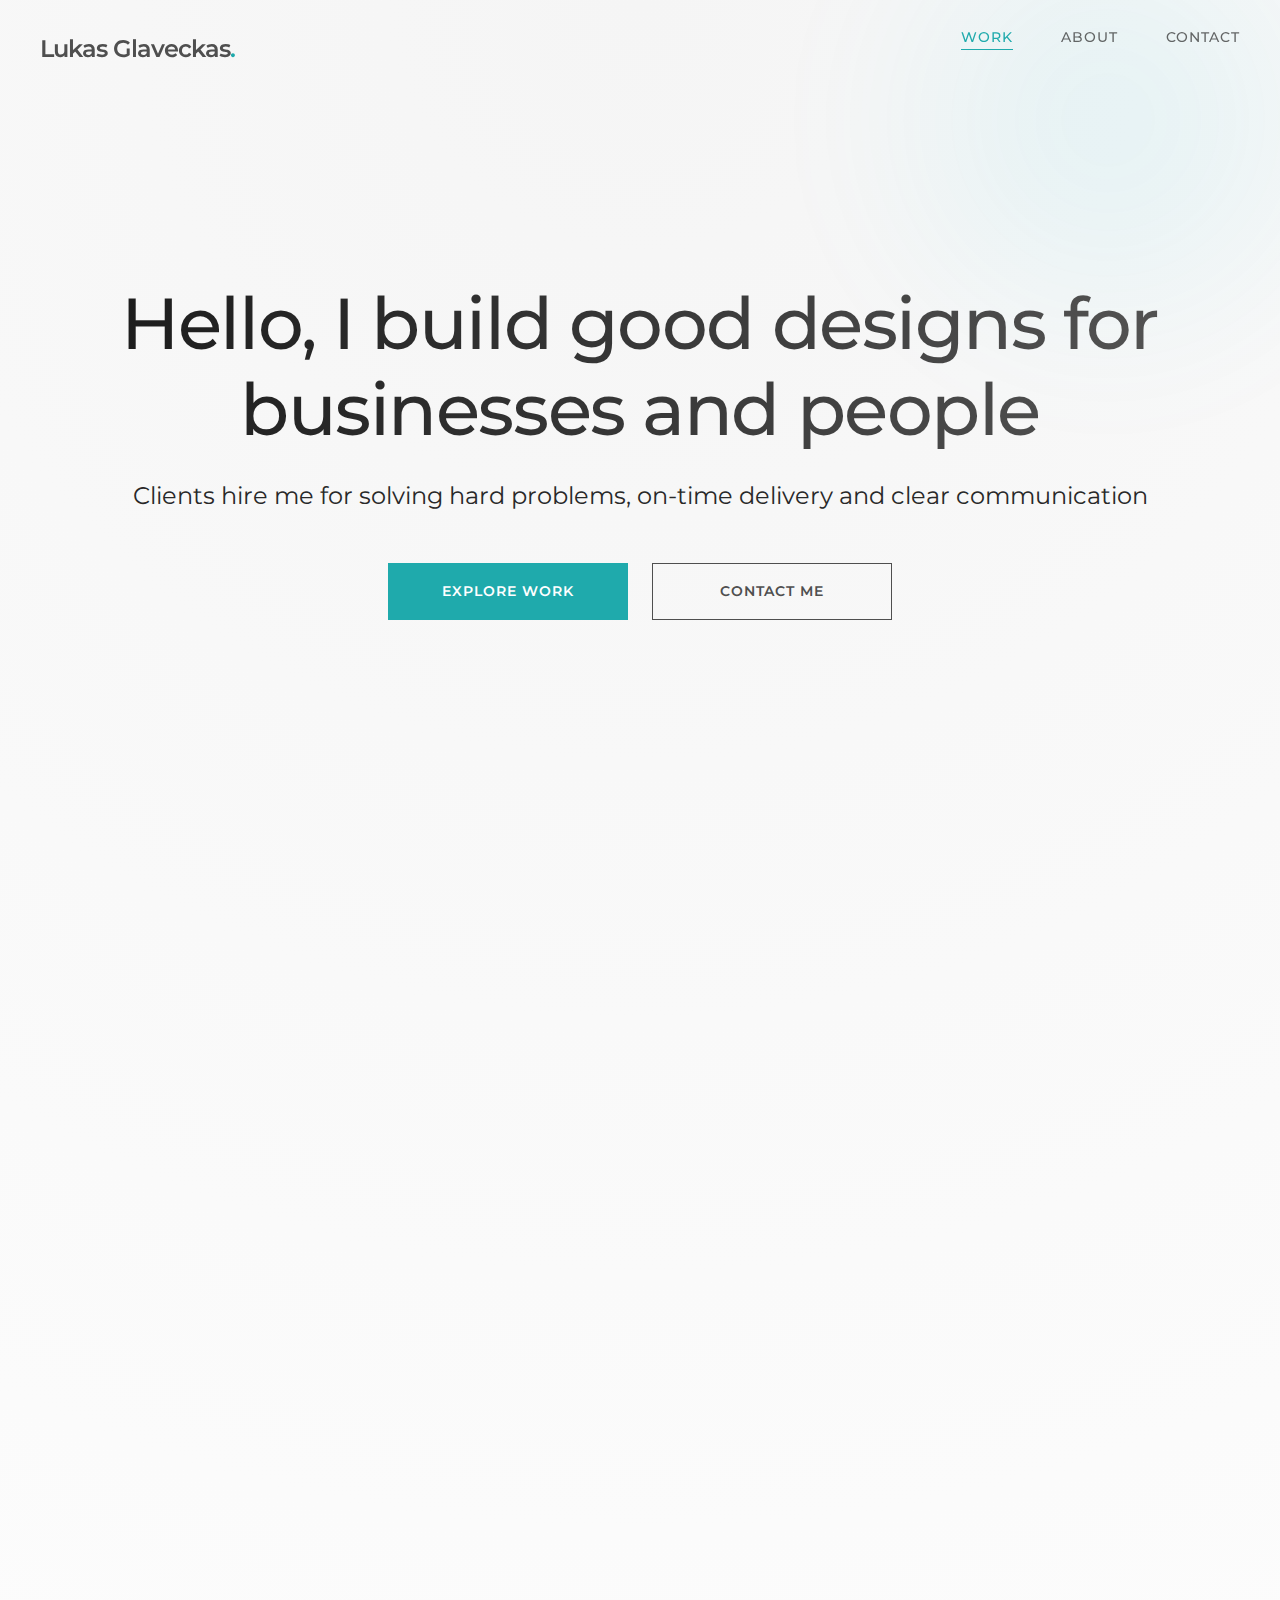
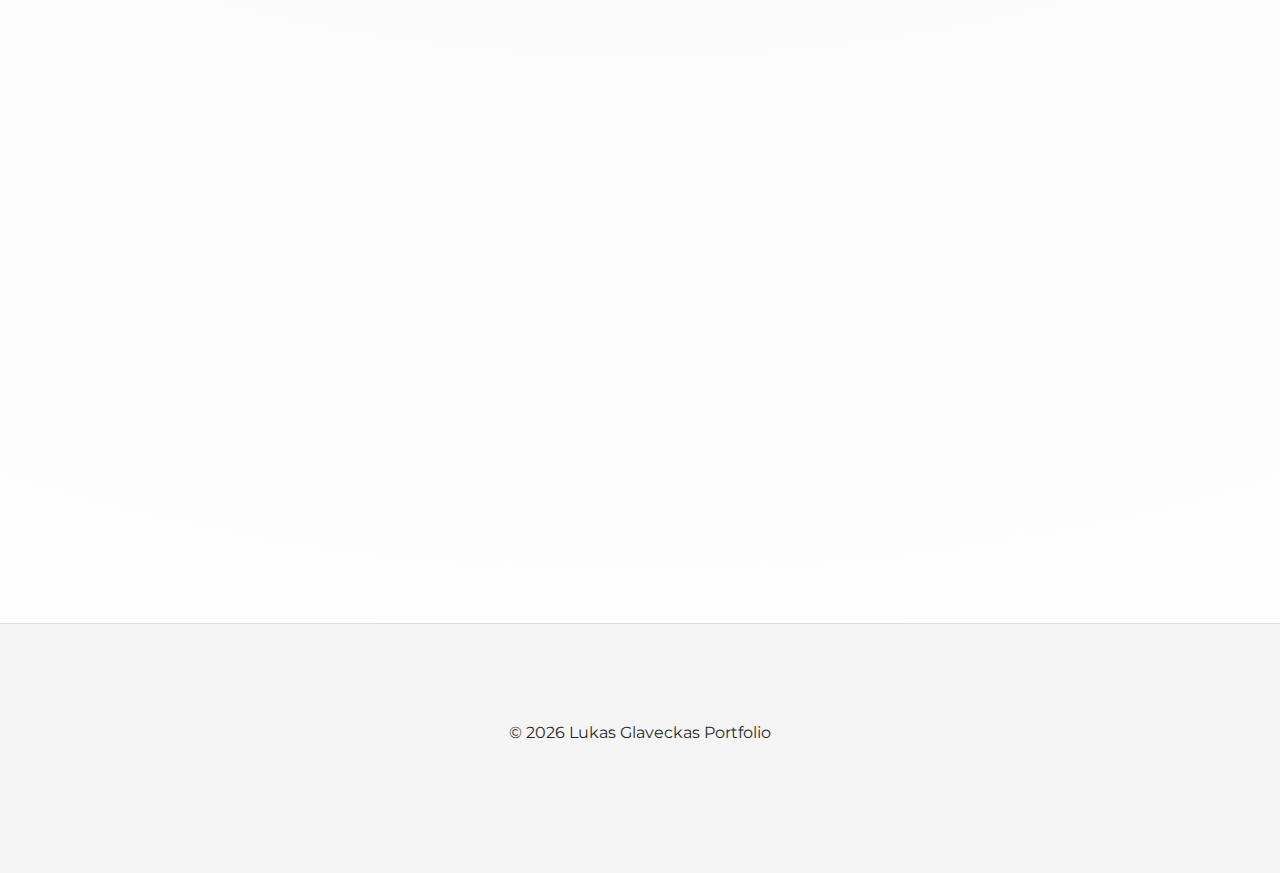
<file: index.html>
<!DOCTYPE html>
<html lang="en">

<head>
    <meta charset="UTF-8">
    <meta name="viewport" content="width=device-width, initial-scale=1.0">
    <meta property="og:title" content="Product Designer Portfolio | Lukas Glaveckas">
    <meta property="og:description"
        content="Portfolio of Lukas Glaveckas - Product Designer focused on solving complex problems with clear communication and on-time delivery.">
    <meta property="og:type" content="website">
    <title>Product Designer Portfolio</title>
    <link rel="preconnect" href="https://fonts.googleapis.com">
    <link rel="preconnect" href="https://fonts.gstatic.com" crossorigin>
    <link href="https://fonts.googleapis.com/css2?family=Montserrat:wght@300;400;500;600;700;800&display=swap"
        rel="stylesheet">
    <link rel="icon" type="image/svg+xml" href="favicon.svg">
    <link rel="stylesheet" href="style.css">
</head>

<body>
    <!-- Navigation -->
    <nav class="navbar">
        <div class="container nav-container">
            <a href="index.html" class="logo">Lukas Glaveckas<span>.</span></a>
            <div class="menu-toggle" id="mobile-menu">
                <span></span>
                <span></span>
                <span></span>
            </div>
            <ul class="nav-links">
                <li><a href="#work" class="active">Work</a></li>
                <li><a href="about.html">About</a></li>
                <li><a href="contact.html">Contact</a></li>
            </ul>
        </div>
    </nav>

    <!-- Hero Section -->
    <section class="hero">
        <div class="container hero-content">
            <h1>Hello, I build good designs for businesses and people</h1>
            <p class="hero-subtitle-text" style="font-size: 1.5rem;">Clients hire me for solving hard problems, on-time
                delivery and clear
                communication</p>
            <div class="hero-buttons">
                <a href="#work" class="btn">Explore Work</a>
                <a href="contact.html" class="btn btn-outline">Contact Me</a>
            </div>
        </div>
    </section>

    <!-- Work Section -->
    <section id="work" class="section">
        <div class="container">
            <h2>Selected case studies</h2>
            <div class="projects-grid">
                <!-- Project 1 -->
                <article class="project-card">
                    <a href="Hypnozio.html">
                        <img src="images/hypnoterapy1.jpg" alt="Hypnozio" class="project-image">
                        <div class="project-info">
                            <h3 class="project-title">Hypnozio</h3>
                            <span class="project-link">View case study →</span>
                        </div>
                    </a>
                </article>

                <!-- Project 2 -->
                <article class="project-card">
                    <a href="Novitrim.html">
                        <img src="images/Novitrim/Novitrim landing 2.jpg" alt="Novitrim" class="project-image">
                        <div class="project-info">
                            <h3 class="project-title">Novitrim</h3>
                            <span class="project-link">View case study →</span>
                        </div>
                    </a>
                </article>

                <!-- Project 3 -->
                <article class="project-card">
                    <a href="Makara.html">
                        <img src="images/Makara/Phone 3.jpg" alt="Data Void SaaS" class="project-image">
                        <div class="project-info">
                            <h3 class="project-title">Makara</h3>
                            <span class="project-link">View case study →</span>
                        </div>
                    </a>
                </article>


                <!-- Project 4 -->
                <article class="project-card">
                    <a href="Happyo.html">
                        <img src="images/Happyo/Phone 14 Pro Max 02.jpg" alt="Data Void SaaS" class="project-image">
                        <div class="project-info">
                            <h3 class="project-title">Happyo</h3>
                            <span class="project-link">View case study →</span>
                        </div>
                    </a>
                </article>


            </div>
        </div>


    </section>

    <footer>
        <div class="container">
            <p>&copy; 2026 Lukas Glaveckas Portfolio</p>
        </div>
    </footer>

    <script src="script.js"></script>
</body>

</html>
</file>
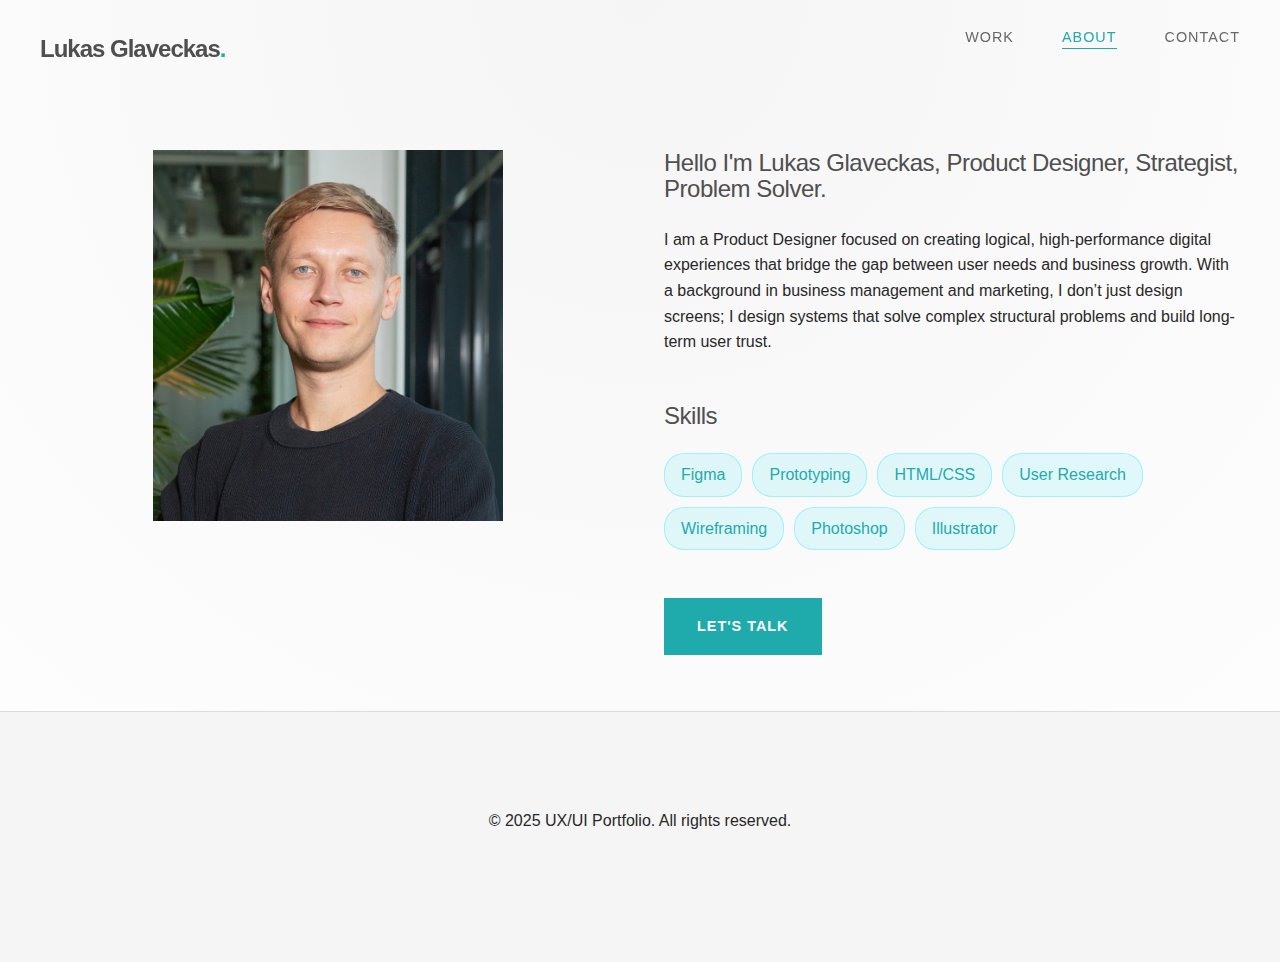
<file: about.html>
<!DOCTYPE html>
<html lang="en">

<head>
    <meta charset="UTF-8">
    <meta name="viewport" content="width=device-width, initial-scale=1.0">
    <title>About Me - Portfolio</title>
    <link rel="preconnect" href="https://fonts.googleapis.com">
    <link rel="preconnect" href="https://fonts.gstatic.com" crossorigin>
    <link href="https://fonts.googleapis.com/css2?family=Inter:wght@300;400;500;600;700;800&display=swap"
        rel="stylesheet">
    <link rel="icon" type="image/svg+xml" href="favicon.svg">
    <link rel="stylesheet" href="style.css">
</head>

<body>
    <nav class="navbar">
        <div class="container nav-container">
            <a href="index.html" class="logo">Lukas Glaveckas<span>.</span></a>
            <div class="menu-toggle" id="mobile-menu">
                <span></span>
                <span></span>
                <span></span>
            </div>
            <ul class="nav-links">
                <li><a href="index.html#work">Work</a></li>
                <li><a href="about.html" class="active">About</a></li>
                <li><a href="contact.html">Contact</a></li>
            </ul>
        </div>
    </nav>

    <section class="section about-hero">
        <div class="container">
            <div class="about-grid">
                <div style="padding: 0;">
                    <img src="images/Lukas Glaveckas-Edit zoom.jpg" alt="Profile Photo" style="border-radius: 0;">
                </div>
                <div>
                    <h3>Hello I'm Lukas Glaveckas, Product Designer, Strategist, Problem Solver.</h3>
                    <p>I am a Product Designer focused on creating logical, high-performance digital experiences that
                        bridge the gap between user needs and business growth. With a background in business management
                        and marketing, I don’t just design screens; I design systems that solve complex structural
                        problems and build long-term user trust.
                    </p>
                    <div style="margin-top: var(--spacing-md);">
                        <h3>Skills</h3>
                        <div style="display: flex; gap: 10px; flex-wrap: wrap;">
                            <span
                                style="padding: 8px 16px; background: rgba(0, 229, 255, 0.1); border: 1px solid rgba(0, 229, 255, 0.3); color: var(--primary-color); border-radius: 20px;">Figma</span>
                            <span
                                style="padding: 8px 16px; background: rgba(0, 229, 255, 0.1); border: 1px solid rgba(0, 229, 255, 0.3); color: var(--primary-color); border-radius: 20px;">Prototyping</span>
                            <span
                                style="padding: 8px 16px; background: rgba(0, 229, 255, 0.1); border: 1px solid rgba(0, 229, 255, 0.3); color: var(--primary-color); border-radius: 20px;">HTML/CSS</span>
                            <span
                                style="padding: 8px 16px; background: rgba(0, 229, 255, 0.1); border: 1px solid rgba(0, 229, 255, 0.3); color: var(--primary-color); border-radius: 20px;">User
                                Research</span>
                            <span
                                style="padding: 8px 16px; background: rgba(0, 229, 255, 0.1); border: 1px solid rgba(0, 229, 255, 0.3); color: var(--primary-color); border-radius: 20px;">Wireframing</span>

                            <span
                                style="padding: 8px 16px; background: rgba(0, 229, 255, 0.1); border: 1px solid rgba(0, 229, 255, 0.3); color: var(--primary-color); border-radius: 20px;">Photoshop</span>

                            <span
                                style="padding: 8px 16px; background: rgba(0, 229, 255, 0.1); border: 1px solid rgba(0, 229, 255, 0.3); color: var(--primary-color); border-radius: 20px;">Illustrator</span>
                        </div>
                    </div>

                    <div style="margin-top: var(--spacing-md);">
                        <a href="contact.html" class="btn">Let's Talk</a>
                    </div>
                </div>
            </div>
        </div>
    </section>

    <footer>
        <div class="container">
            <p>&copy; 2025 UX/UI Portfolio. All rights reserved.</p>
        </div>
    </footer>

    <script src="script.js"></script>
</body>

</html>
</file>
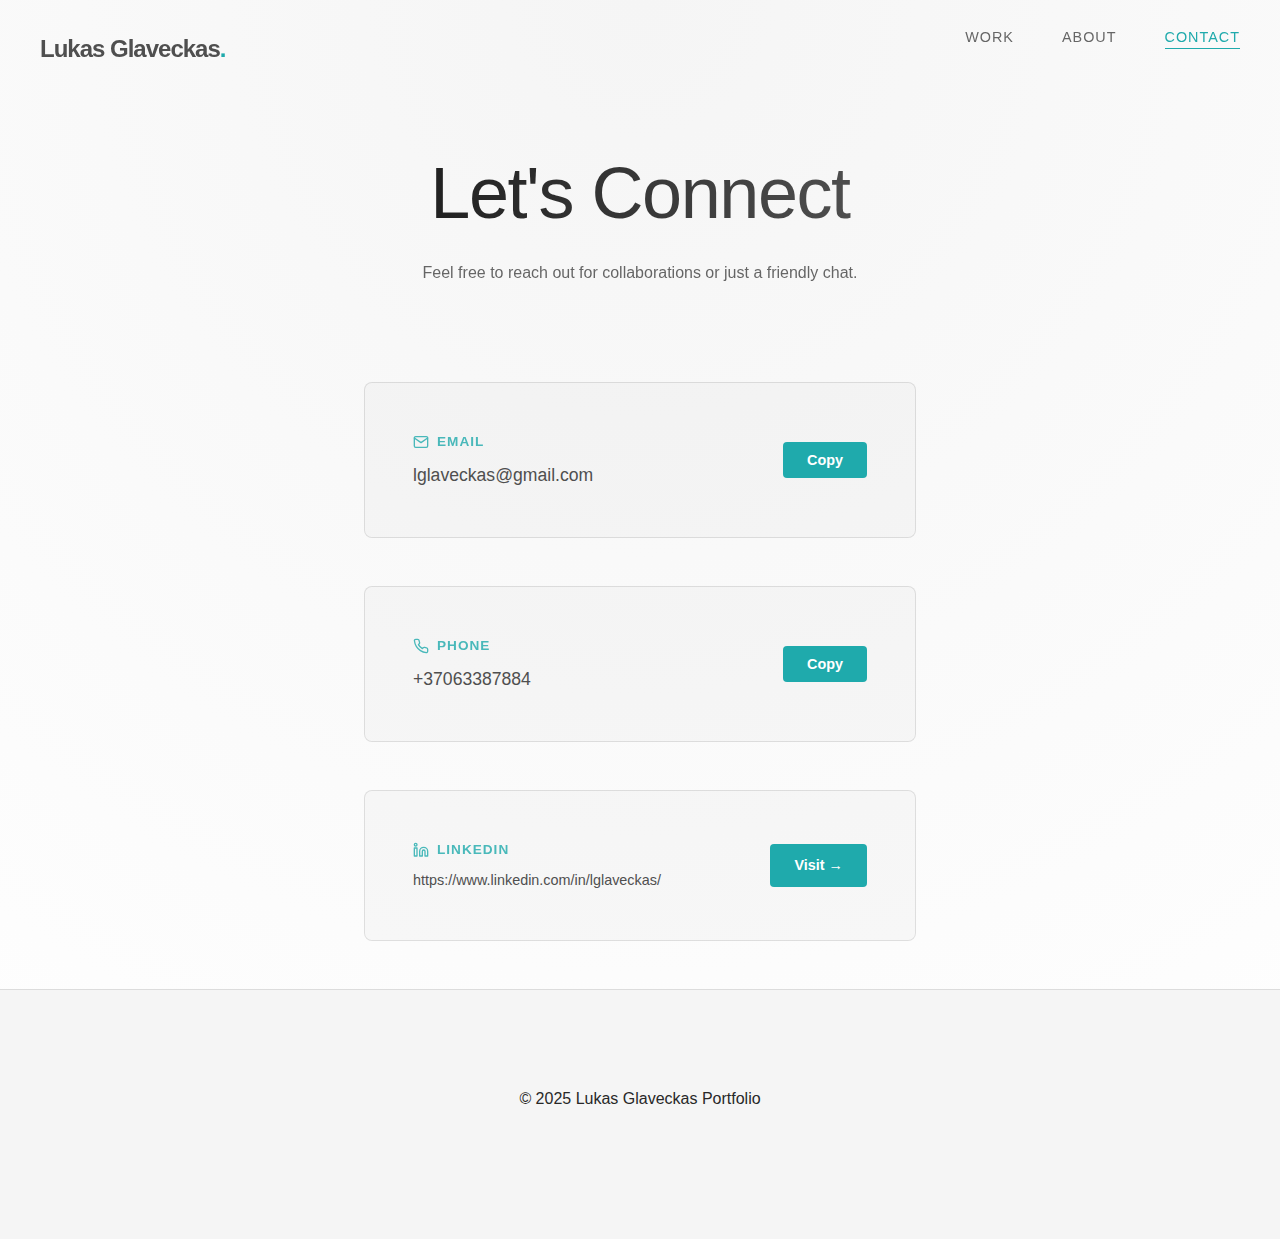
<file: contact.html>
<!DOCTYPE html>
<html lang="en">

<head>
    <meta charset="UTF-8">
    <meta name="viewport" content="width=device-width, initial-scale=1.0">
    <meta property="og:title" content="Contact | Lukas Glaveckas - Product Designer">
    <meta property="og:description"
        content="Reach out for collaborations, product design projects, or just a friendly chat.">
    <meta property="og:type" content="website">
    <title>Contact - Portfolio</title>
    <link rel="preconnect" href="https://fonts.googleapis.com">
    <link rel="preconnect" href="https://fonts.gstatic.com" crossorigin>
    <link href="https://fonts.googleapis.com/css2?family=Inter:wght@300;400;500;600;700;800&display=swap"
        rel="stylesheet">
    <link rel="icon" type="image/svg+xml" href="favicon.svg">
    <link rel="stylesheet" href="style.css">
</head>

<body>
    <nav class="navbar">
        <div class="container nav-container">
            <a href="index.html" class="logo">Lukas Glaveckas<span>.</span></a>
            <div class="menu-toggle" id="mobile-menu">
                <span></span>
                <span></span>
                <span></span>
            </div>
            <ul class="nav-links">
                <li><a href="index.html#work">Work</a></li>
                <li><a href="about.html">About</a></li>
                <li><a href="contact.html" class="active">Contact</a></li>
            </ul>
        </div>
    </nav>

    <section class="section" style="padding-top: 150px; min-height: 70vh;">
        <div class="container" style="max-width: 600px;">
            <h1 style="text-align: center; margin-bottom: var(--spacing-sm);">Let's Connect</h1>
            <p style="text-align: center; margin-bottom: var(--spacing-lg); opacity: 0.7;">Feel free to reach out for
                collaborations or just a friendly chat.</p>

            <!-- Contact Info Cards -->
            <div style="display: flex; flex-direction: column; gap: var(--spacing-md);">

                <!-- Email -->
                <div class="contact-card" onclick="copyToClipboard('lglaveckas@gmail.com', 'email-btn')"
                    style="cursor: pointer;">
                    <div class="contact-info">
                        <span class="contact-label">
                            <svg width="16" height="16" viewBox="0 0 24 24" fill="none" stroke="currentColor"
                                stroke-width="2" stroke-linecap="round" stroke-linejoin="round">
                                <path d="M4 4h16c1.1 0 2 .9 2 2v12c0 1.1-.9 2-2 2H4c-1.1 0-2-.9-2-2V6c0-1.1.9-2 2-2z">
                                </path>
                                <polyline points="22,6 12,13 2,6"></polyline>
                            </svg>
                            Email
                        </span>
                        <span class="contact-value" id="email-value">lglaveckas@gmail.com</span>
                    </div>
                    <button class="copy-btn"
                        onclick="event.stopPropagation(); copyToClipboard('lglaveckas@gmail.com', 'email-btn')">
                        <span id="email-btn">Copy</span>
                    </button>
                </div>

                <!-- Phone -->
                <div class="contact-card" onclick="copyToClipboard('+37063387884', 'phone-btn')"
                    style="cursor: pointer;">
                    <div class="contact-info">
                        <span class="contact-label">
                            <svg width="16" height="16" viewBox="0 0 24 24" fill="none" stroke="currentColor"
                                stroke-width="2" stroke-linecap="round" stroke-linejoin="round">
                                <path
                                    d="M22 16.92v3a2 2 0 0 1-2.18 2 19.79 19.79 0 0 1-8.63-3.07 19.5 19.5 0 0 1-6-6 19.79 19.79 0 0 1-3.07-8.67A2 2 0 0 1 4.11 2h3a2 2 0 0 1 2 1.72 12.84 12.84 0 0 0 .7 2.81 2 2 0 0 1-.45 2.11L8.09 9.91a16 16 0 0 0 6 6l1.27-1.27a2 2 0 0 1 2.11-.45 12.84 12.84 0 0 0 2.81.7A2 2 0 0 1 22 16.92z">
                                </path>
                            </svg>
                            Phone
                        </span>
                        <span class="contact-value" id="phone-value">+37063387884</span>
                    </div>
                    <button class="copy-btn"
                        onclick="event.stopPropagation(); copyToClipboard('+37063387884', 'phone-btn')">
                        <span id="phone-btn">Copy</span>
                    </button>
                </div>

                <!-- LinkedIn -->
                <div class="contact-card">
                    <div class="contact-info">
                        <span class="contact-label">
                            <svg width="16" height="16" viewBox="0 0 24 24" fill="none" stroke="currentColor"
                                stroke-width="2" stroke-linecap="round" stroke-linejoin="round">
                                <path
                                    d="M16 8a6 6 0 0 1 6 6v7h-4v-7a2 2 0 0 0-2-2 2 2 0 0 0-2 2v7h-4v-7a6 6 0 0 1 6-6z">
                                </path>
                                <rect x="2" y="9" width="4" height="12"></rect>
                                <circle cx="4" cy="4" r="2"></circle>
                            </svg>
                            LinkedIn
                        </span>
                        <span class="contact-value"
                            style="font-size: 0.9rem;">https://www.linkedin.com/in/lglaveckas/</span>
                    </div>
                    <a href="https://www.linkedin.com/in/lglaveckas/" target="_blank" class="link-btn">
                        Visit →
                    </a>
                </div>

            </div>
        </div>
    </section>

    <style>
        .contact-card {
            display: flex;
            justify-content: space-between;
            align-items: center;
            padding: var(--spacing-md);
            background: rgba(0, 0, 0, 0.02);
            border: 1px solid var(--border-color);
            border-radius: 8px;
            transition: all var(--transition-fast);
        }

        .contact-card:hover {
            background: rgba(0, 0, 0, 0.03);
            border-color: var(--primary-color);
        }

        .contact-info {
            display: flex;
            flex-direction: column;
            gap: 8px;
        }

        .contact-label {
            font-size: 0.85rem;
            font-weight: 600;
            text-transform: uppercase;
            letter-spacing: 1px;
            color: var(--primary-color);
            opacity: 0.8;
            display: flex;
            align-items: center;
            gap: 8px;
        }

        .contact-label svg {
            flex-shrink: 0;
        }

        .contact-value {
            font-size: 1.1rem;
            font-weight: 500;
            color: var(--text-color);
        }

        .copy-btn,
        .link-btn {
            padding: 10px 24px;
            background: var(--primary-color);
            color: white;
            border: none;
            border-radius: 4px;
            font-weight: 600;
            font-size: 0.9rem;
            cursor: pointer;
            transition: all var(--transition-fast);
            text-decoration: none;
            display: inline-block;
        }

        .copy-btn:hover,
        .link-btn:hover {
            opacity: 0.8;
            transform: translateY(-2px);
        }

        .copy-btn:active,
        .link-btn:active {
            transform: translateY(0);
        }

        .copy-btn.copied {
            background: #10b981;
        }

        @media (max-width: 768px) {
            .contact-card {
                flex-direction: column;
                align-items: flex-start;
                gap: var(--spacing-sm);
            }

            .copy-btn,
            .link-btn {
                width: 100%;
                text-align: center;
            }

            .contact-value {
                font-size: 1rem;
                word-break: break-all;
            }
        }
    </style>

    <script>
        function copyToClipboard(text, btnId) {
            navigator.clipboard.writeText(text).then(function () {
                const btn = document.getElementById(btnId);
                const originalText = btn.textContent;
                btn.textContent = 'Copied!';
                btn.parentElement.classList.add('copied');

                setTimeout(function () {
                    btn.textContent = originalText;
                    btn.parentElement.classList.remove('copied');
                }, 2000);
            }).catch(function (err) {
                console.error('Failed to copy: ', err);
            });
        }
    </script>

    <footer>
        <div class="container">
            <p>&copy; 2025 Lukas Glaveckas Portfolio</p>
        </div>
    </footer>

    <script src="script.js"></script>
</body>

</html>
</file>
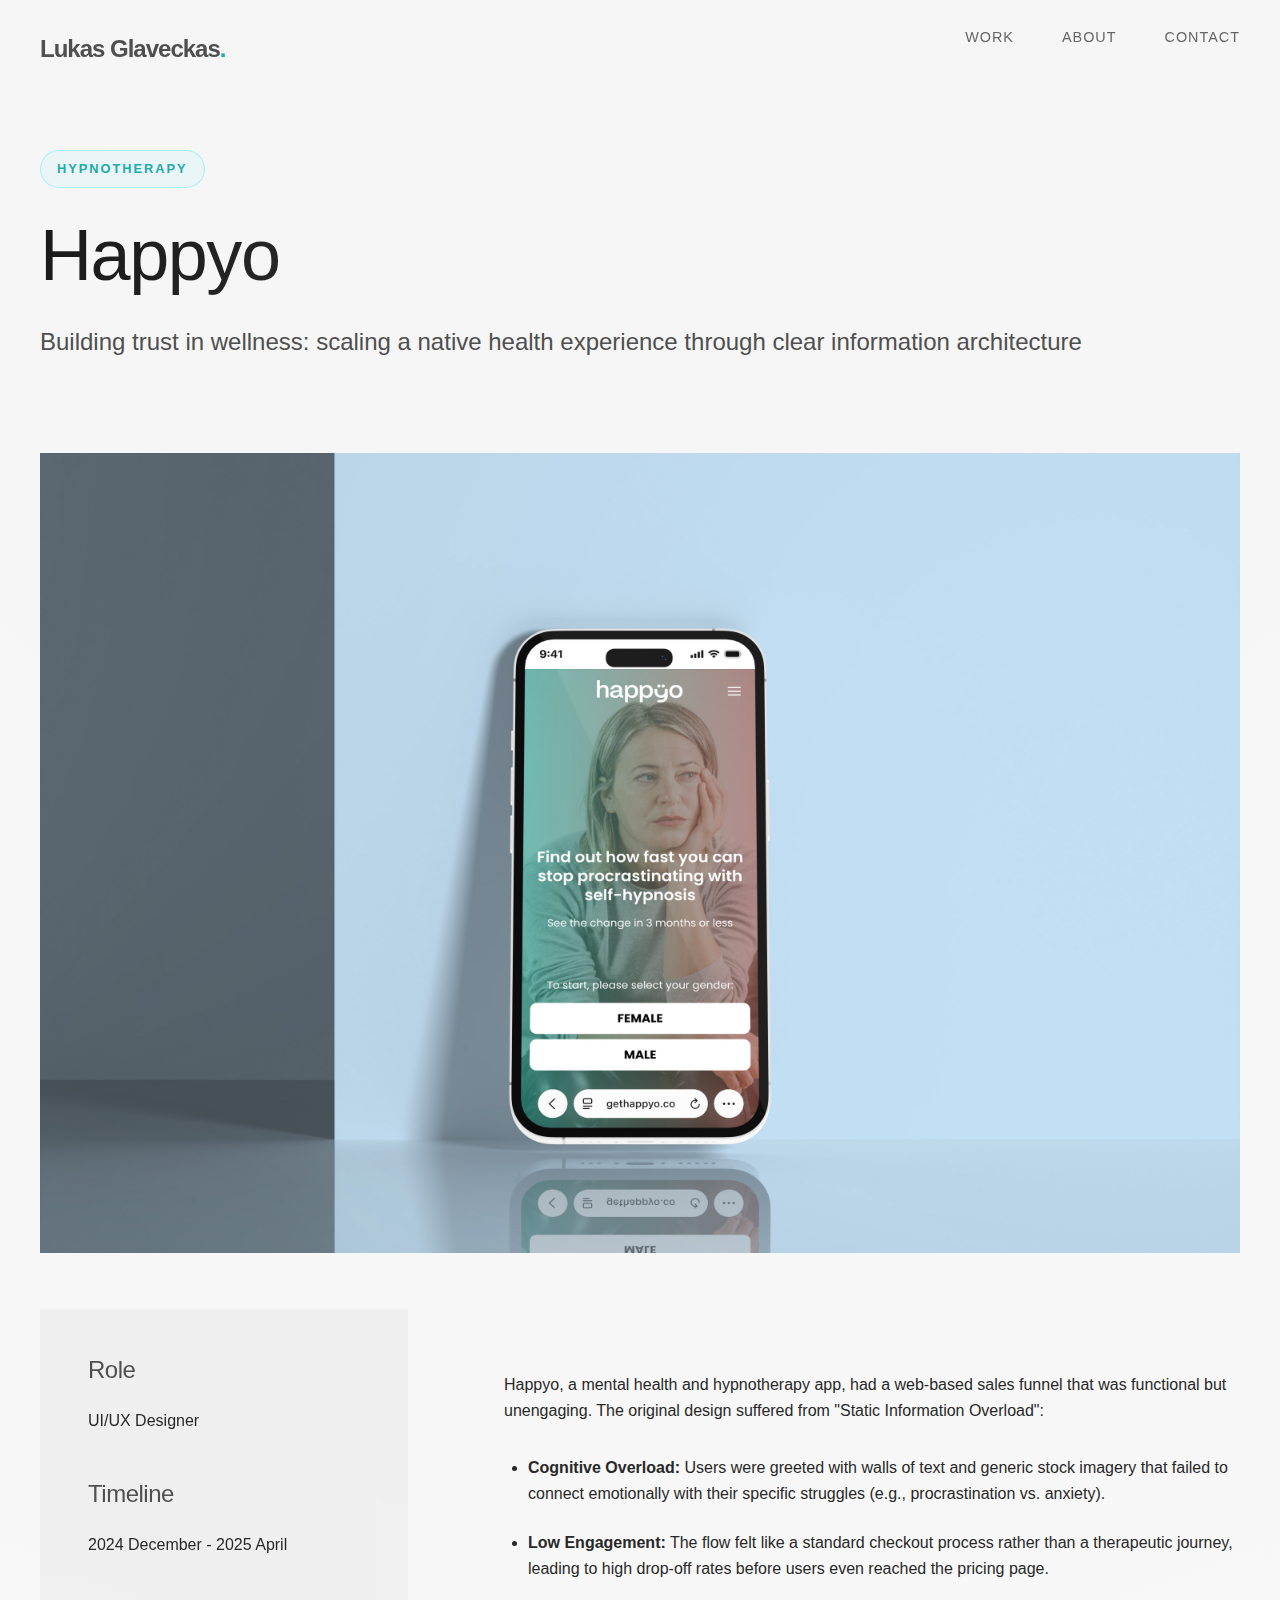
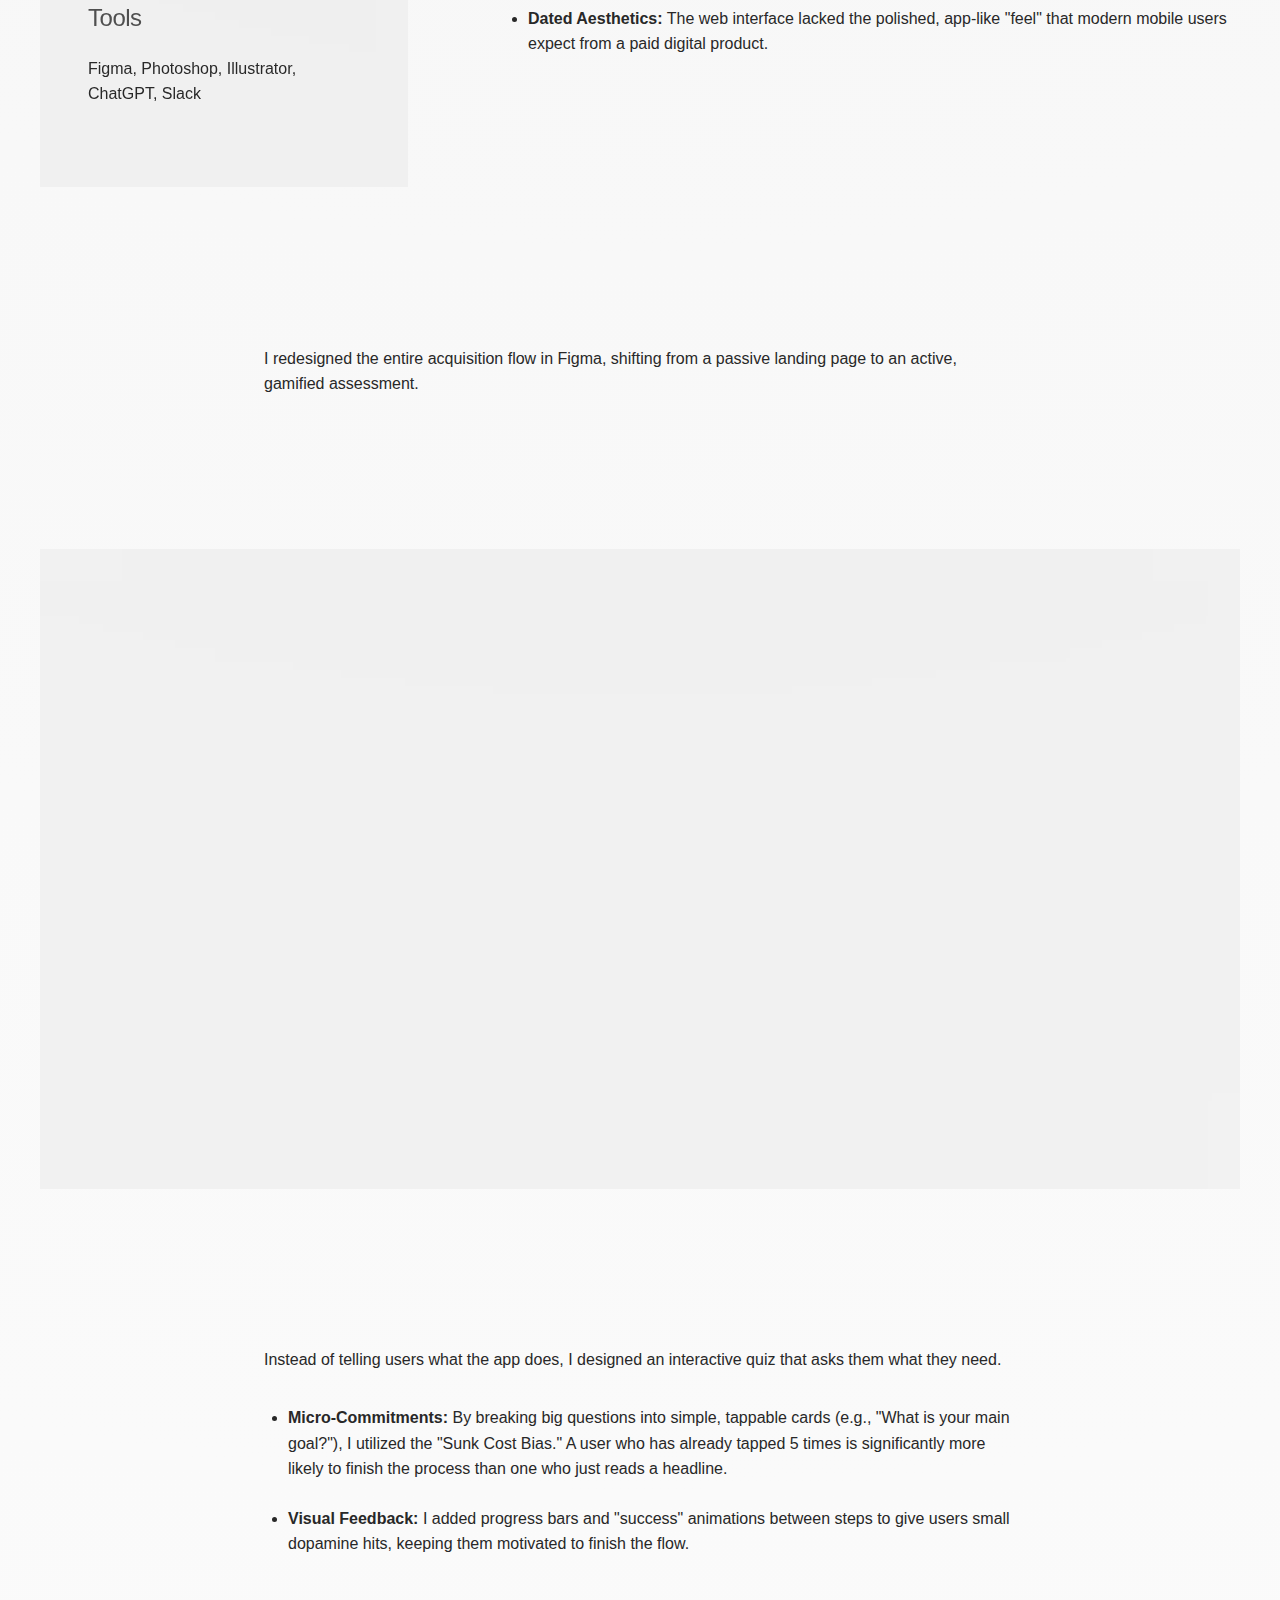
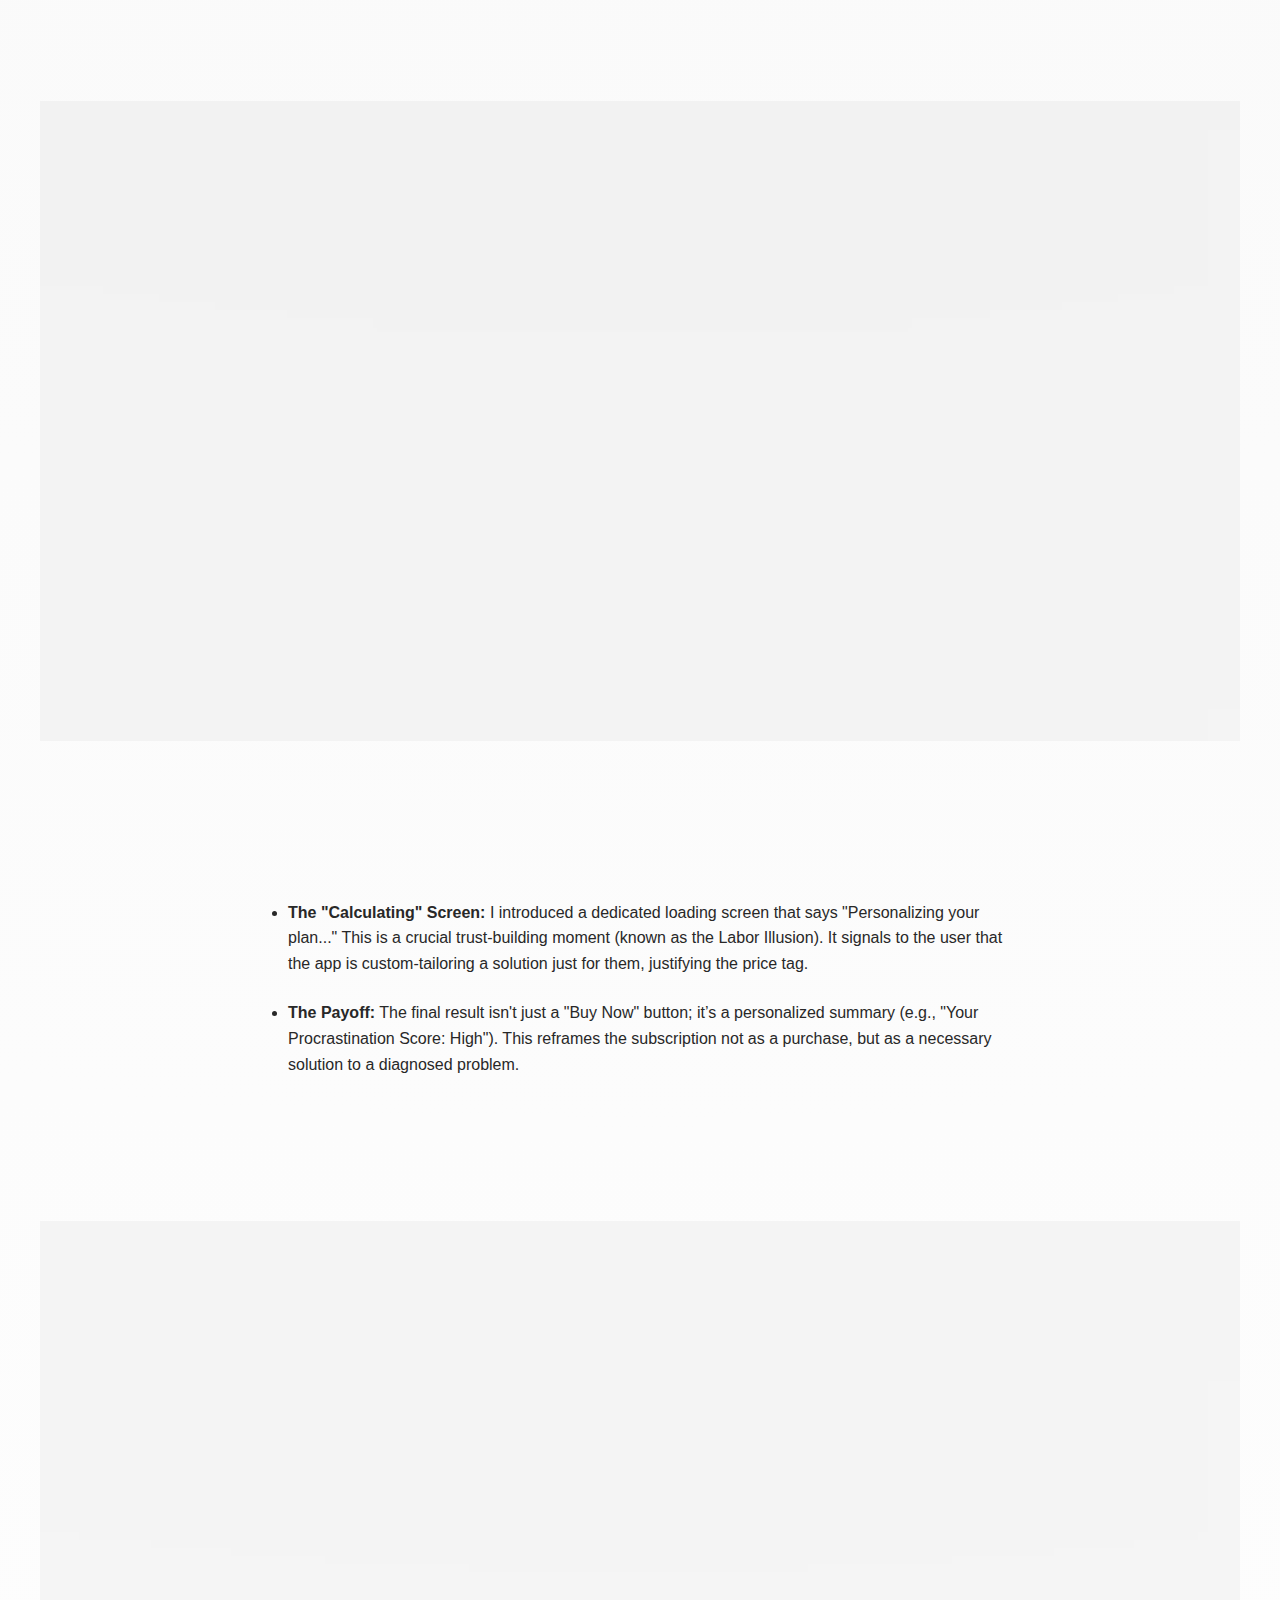
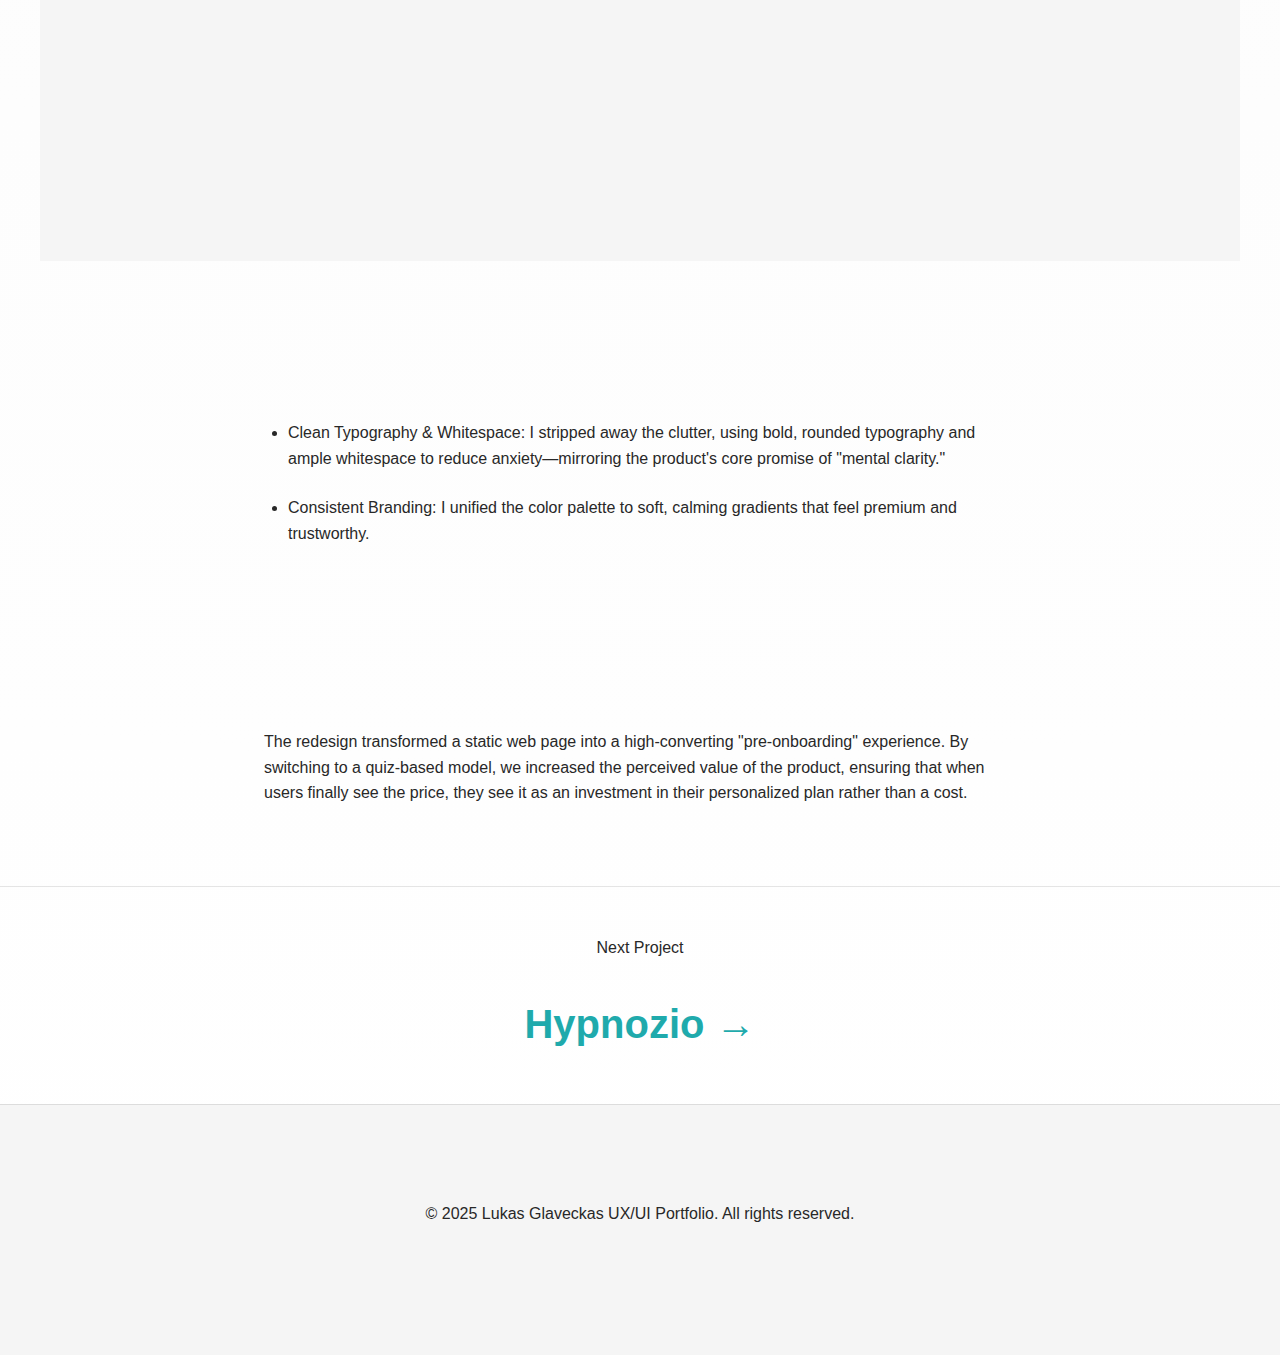
<file: Happyo.html>
<!DOCTYPE html>
<html lang="en">

<head>
    <meta charset="UTF-8">
    <meta name="viewport" content="width=device-width, initial-scale=1.0">
    <title>Happyo - hypnotherapy</title>
    <link rel="preconnect" href="https://fonts.googleapis.com">
    <link rel="preconnect" href="https://fonts.gstatic.com" crossorigin>
    <link href="https://fonts.googleapis.com/css2?family=Inter:wght@300;400;500;600;700;800&display=swap"
        rel="stylesheet">
    <link rel="icon" type="image/svg+xml" href="favicon.svg">
    <link rel="stylesheet" href="style.css">
</head>

<body>
    <!-- Navigation -->
    <nav class="navbar">
        <div class="container nav-container">
            <a href="index.html" class="logo">Lukas Glaveckas<span>.</span></a>
            <div class="menu-toggle" id="mobile-menu">
                <span></span>
                <span></span>
                <span></span>
            </div>
            <ul class="nav-links">
                <li><a href="index.html#work">Work</a></li>
                <li><a href="about.html">About</a></li>
                <li><a href="contact.html">Contact</a></li>
            </ul>
        </div>
    </nav>

    <!-- Project Hero -->
    <header class="section project-hero">
        <div class="container">
            <span class="hero-subtitle">Hypnotherapy</span>
            <h1>Happyo</h1>
            <p class="project-subtitle">Building trust in wellness: scaling a native health experience through clear
                information architecture</p>

            </p>
        </div>
    </header>

    <!-- Project Cover Image -->
    <!-- Project Cover Image -->
    <div class="container">
        <div class="glass project-cover happyo-hero" style="padding: 0px; border-radius: 0px;">
            <img src="images/Happyo/Phone 14 Pro Max 02.jpg" alt="Happyo Project Cover">
        </div>
    </div>

    <!-- Project Details -->
    <section class="section project-details">
        <div class="container">
            <div class="project-details-grid">
                <div class="project-meta glass">
                    <div class="meta-item">
                        <h3>Role</h3>
                        <p>UI/UX Designer</p>
                    </div>
                    <div class="meta-item">
                        <h3>Timeline</h3>
                        <p>2024 December - 2025 April</p>
                    </div>
                    <div class="meta-item">
                        <h3>Tools</h3>
                        <p>Figma, Photoshop, Illustrator, ChatGPT, Slack</p>
                    </div>
                </div>
                <div class="project-content">
                    <h2>The Challenge: The "Generic" Barrier</h2>
                    <p>Happyo, a mental health and hypnotherapy app, had a web-based sales funnel that was functional
                        but unengaging. The original design suffered from "Static Information Overload":</p>

                    <p>
                    <ul>
                        <li><strong>Cognitive Overload:</strong> Users were greeted with walls of text and generic stock
                            imagery that failed to connect emotionally with their specific struggles (e.g.,
                            procrastination
                            vs. anxiety).</li>
                        <li><strong>Low Engagement:</strong> The flow felt like a standard checkout process rather than
                            a
                            therapeutic journey, leading to high drop-off rates before users even reached the pricing
                            page.</li>
                        <li><strong>Dated Aesthetics:</strong> The web interface lacked the polished, app-like "feel"
                            that
                            modern mobile
                            users expect from a paid digital product.</li>
                    </ul>
                    </p>
                </div>
            </div>
    </section>

    <!-- Solution Section -->
    <section class="section centered-content-section">

        </div>
        <div class="container centered-content-container">
            <h2>The Solution: A "Listen-First" Experience</h2>
            <p>I redesigned the entire acquisition flow in Figma, shifting from a passive landing page to an active,
                gamified assessment.
            </p>
        </div>
    </section>


    <!-- Onboarding, matching users to the right program Section -->
    <section class="section centered-content-section">
        <div class="container">
            <div class="glass mobile-tall-image">
                <picture>
                    <source media="(max-width: 768px)" srcset="images/Happyo/Frame 1984078726.jpg">
                    <img src="images/Happyo/Frame 1984078726.jpg" alt="App home screen"
                        style="border-radius: 0px; width: 100%;">
                </picture>
            </div>
        </div>
        <div class="container centered-content-container">
            <h2>The "Investment" Loop (The Quiz)</h2>
            <p>Instead of telling users what the app does, I designed an interactive quiz that asks them what they need.
            </p>
            <ul>
                <li><strong>Micro-Commitments:</strong> By breaking big questions into simple, tappable cards (e.g.,
                    "What is your main goal?"), I utilized the "Sunk Cost Bias." A user who has already tapped 5 times
                    is significantly more likely to finish the process than one who just reads a headline.</li>
                <li><strong>Visual Feedback:</strong> I added progress bars and "success" animations between steps to
                    give users small dopamine hits, keeping them motivated to finish the flow.</li>
            </ul>
    </section>

    <!-- Navigation & information architecture Section -->
    <section class="section centered-content-section">
        <div class="container">
            <div class="glass mobile-tall-image">
                <picture>
                    <source media="(max-width: 768px)" srcset="images/Happyo/Frame 1984078727.jpg">
                    <img src="images/Happyo/Frame 1984078727.jpg" alt="App home screen"
                        style="border-radius: 0px; width: 100%;">
                </picture>
            </div>
        </div>

        <div class="container centered-content-container">
            <h2>The "Magic" Moment (Data Visualization)</h2>
            <ul>
                <li><strong>The "Calculating" Screen:</strong> I introduced a dedicated loading screen that says
                    "Personalizing your plan..." This is a crucial trust-building moment (known as the Labor Illusion).
                    It signals to the user that the app is custom-tailoring a solution just for them, justifying the
                    price tag.
                <li><strong>The Payoff:</strong> The final result isn't just a "Buy Now" button; it’s a personalized
                    summary (e.g., "Your Procrastination Score: High"). This reframes the subscription not as a
                    purchase, but as a necessary solution to a diagnosed problem.
            </ul>
    </section>


    <!-- Navigation & information architecture Section -->
    <section class="section centered-content-section">
        <div class="container">
            <div class="glass mobile-tall-image">
                <picture>
                    <source media="(max-width: 768px)" srcset="images/Happyo/Section img.jpg">
                    <img src="images/Happyo/Section img.jpg" alt="App home screen"
                        style="border-radius: 0px; width: 100%;">
                </picture>
            </div>
        </div>

        <div class="container centered-content-container">
            <h2>Visual Modernization</h2>
            <ul>
                <li>Clean Typography & Whitespace: I stripped away the clutter, using bold, rounded typography and ample
                    whitespace to reduce anxiety—mirroring the product's core promise of "mental clarity."
                <li>Consistent Branding: I unified the color palette to soft, calming gradients that feel premium and
                    trustworthy.
            </ul>
    </section>

    <!-- Navigation & information architecture Section -->
    <section class="section centered-content-section">

        <div class="container centered-content-container">
            <h2>The Result</h2>
            <p>The redesign transformed a static web page into a high-converting "pre-onboarding" experience. By
                switching to a quiz-based model,
                we increased the perceived value of the product, ensuring that when users finally see the price, they
                see it as an investment in their personalized plan rather than a cost.</p>
    </section>

    <!-- Next Project -->
    <section class="section next-project">
        <div class="container">
            <p>Next Project</p>
            <a href="Hypnozio.html" class="next-project-link">Hypnozio
                &rarr;</a>
        </div>
    </section>


    <footer>
        <div class="container">
            <p>&copy; 2025 Lukas Glaveckas UX/UI Portfolio. All rights reserved.</p>
        </div>
    </footer>

    <script src="script.js"></script>
</body>

</html
</file>
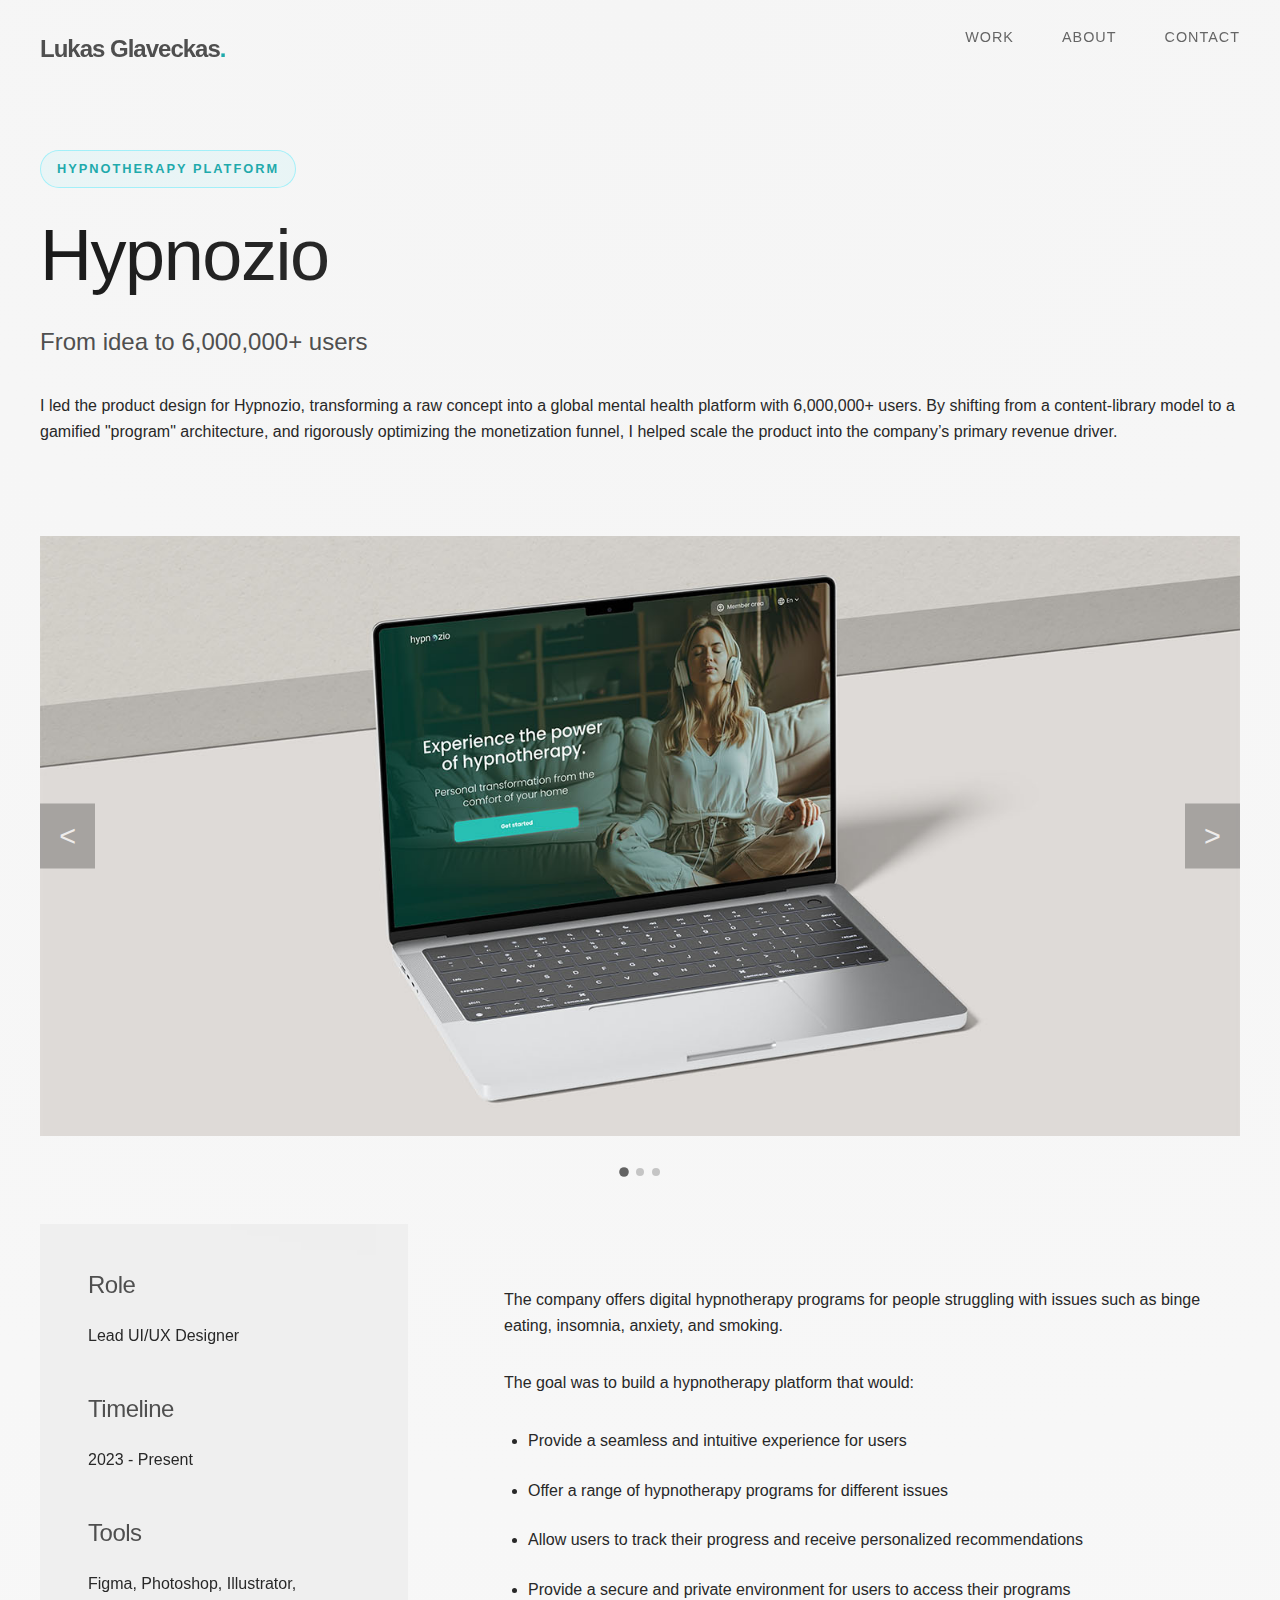
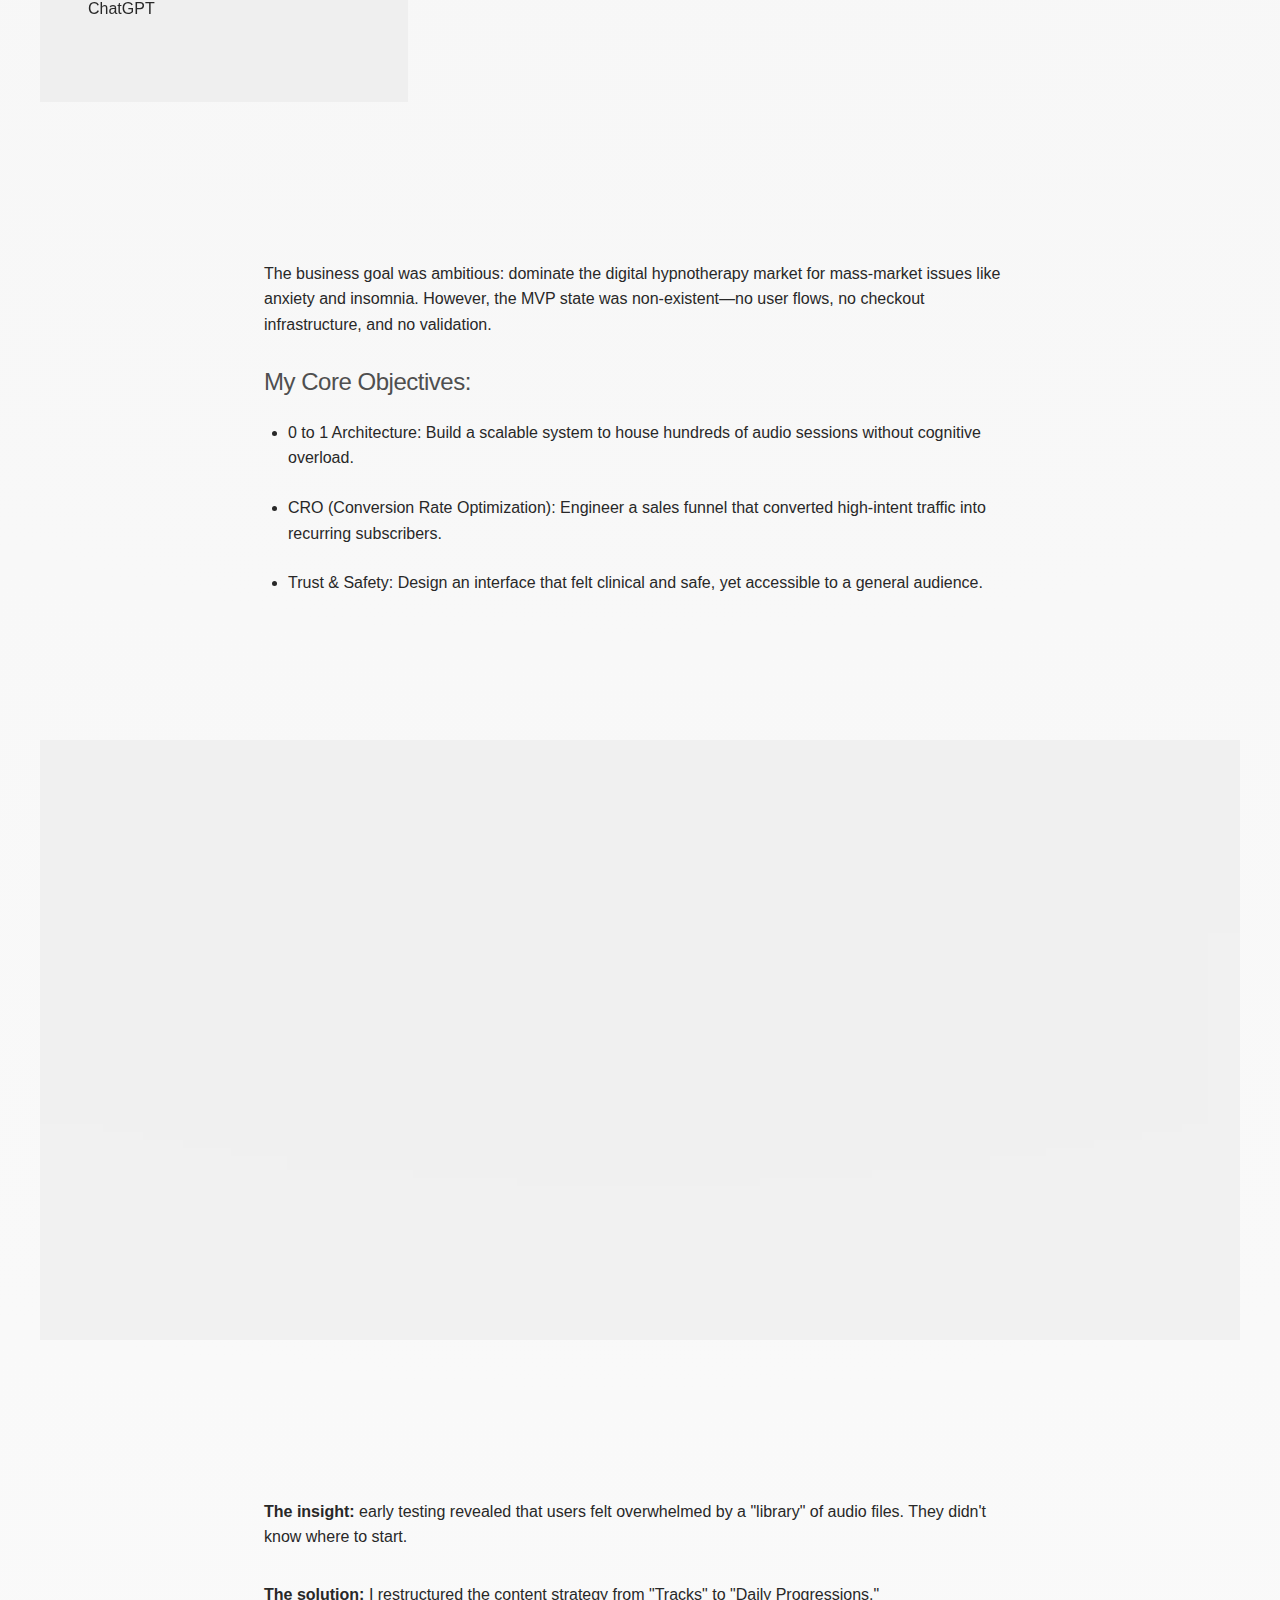
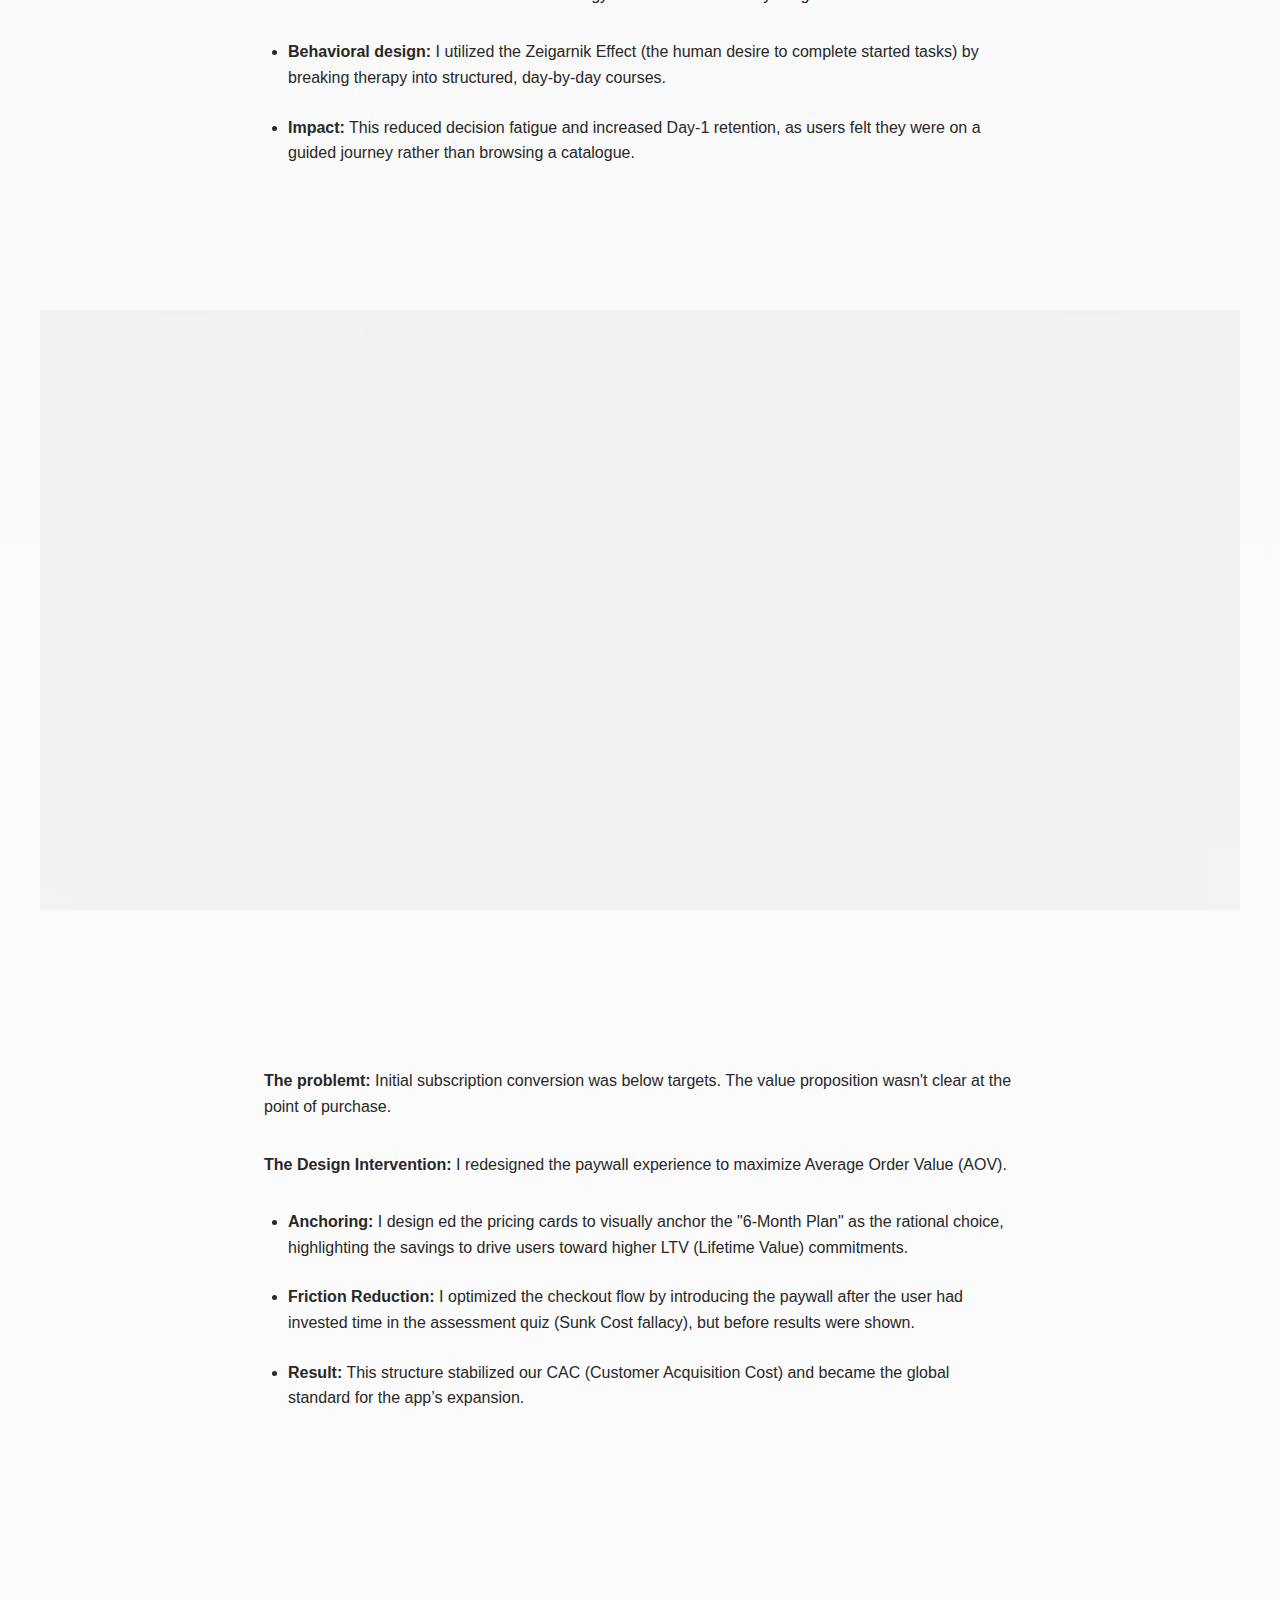
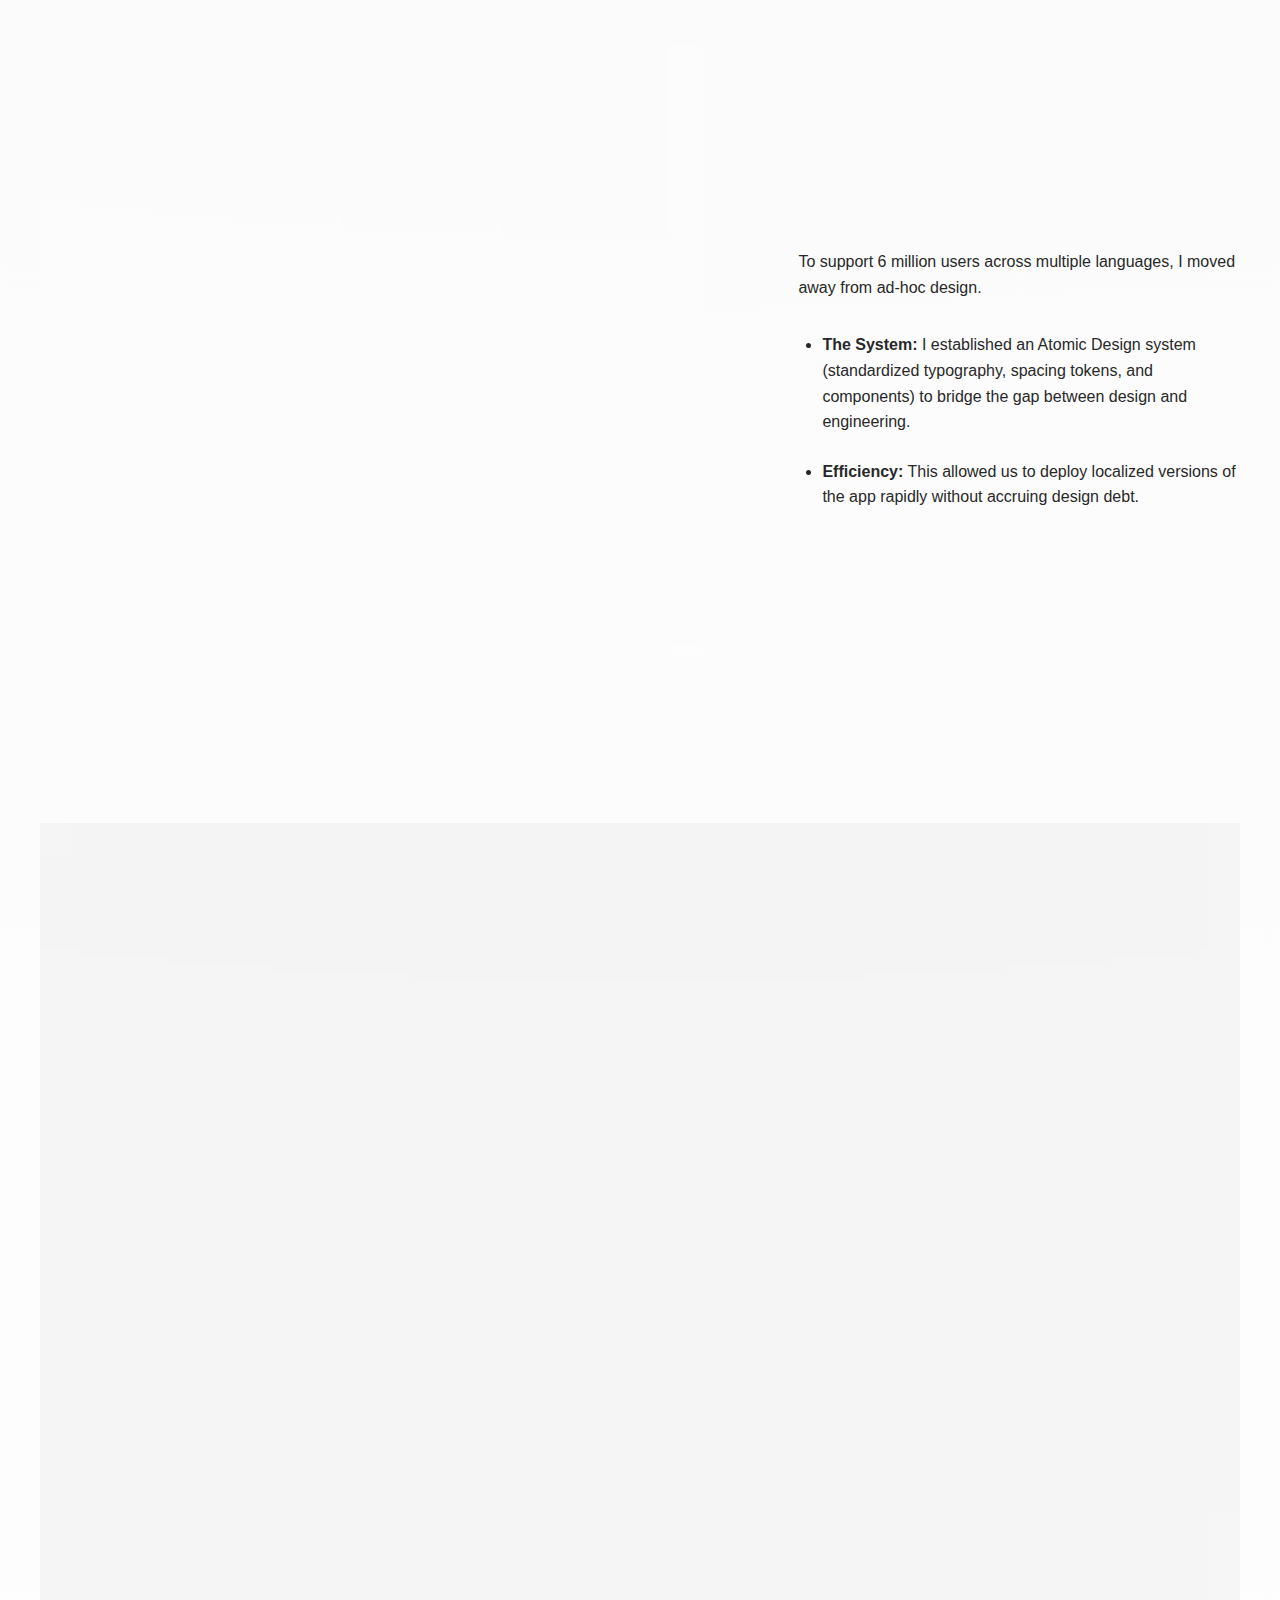
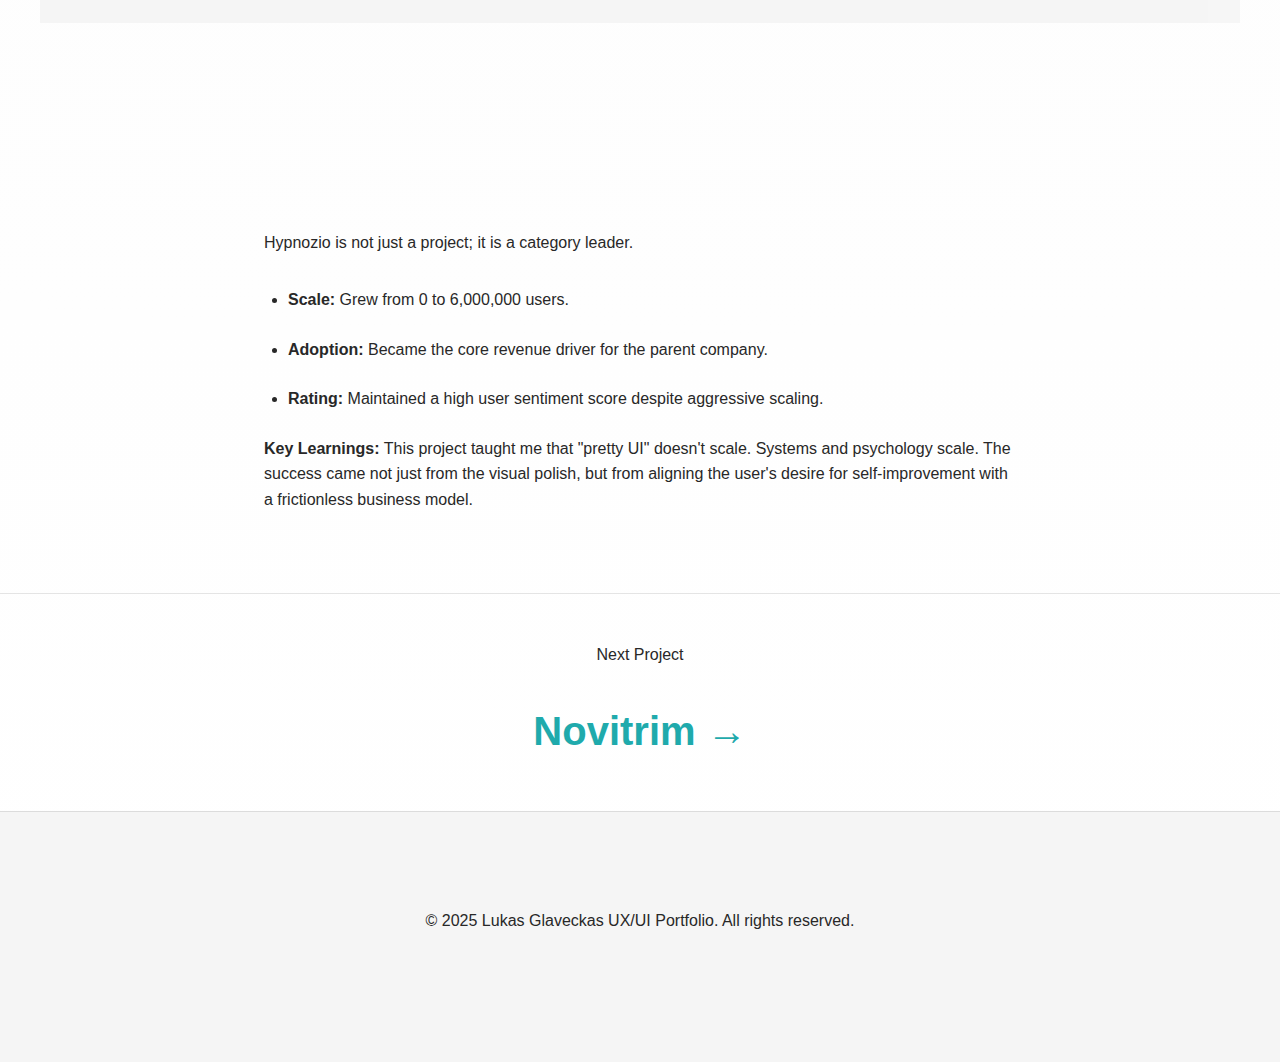
<file: Hypnozio.html>
<!DOCTYPE html>
<html lang="en">

<head>
    <meta charset="UTF-8">
    <meta name="viewport" content="width=device-width, initial-scale=1.0">
    <title>Hypnozio - Hypnotherapy Platform</title>
    <link rel="preconnect" href="https://fonts.googleapis.com">
    <link rel="preconnect" href="https://fonts.gstatic.com" crossorigin>
    <link href="https://fonts.googleapis.com/css2?family=Inter:wght@300;400;500;600;700;800&display=swap"
        rel="stylesheet">
    <link rel="stylesheet" href="style.css">
</head>

<body>
    <!-- Navigation -->
    <nav class="navbar">
        <div class="container nav-container">
            <a href="index.html" class="logo">Lukas Glaveckas<span>.</span></a>
            <div class="menu-toggle" id="mobile-menu">
                <span></span>
                <span></span>
                <span></span>
            </div>
            <ul class="nav-links">
                <li><a href="index.html#work">Work</a></li>
                <li><a href="about.html">About</a></li>
                <li><a href="contact.html">Contact</a></li>
            </ul>
        </div>
    </nav>

    <!-- Project Hero -->
    <header class="section project-hero">
        <div class="container">
            <span class="hero-subtitle">Hypnotherapy platform</span>
            <h1>Hypnozio</h1>
            <p class="project-subtitle">From idea to 6,000,000+ users</p>
            <p>I led the product design for Hypnozio, transforming a raw concept into a global mental
                health platform with 6,000,000+ users. By shifting from a content-library model to a
                gamified "program" architecture, and rigorously optimizing the monetization funnel,
                I helped scale the product into the company’s primary revenue driver.</p>
        </div>
    </header>

    <!-- Project Cover Image -->
    <div class="carousel-wrapper">
        <div class="container">
            <div class="glass project-cover carousel-container" style="padding: 0px; border-radius: 0px;">
                <div class="carousel-track">

                    <div class="carousel-slide">
                        <img src="images/hypnoterapy1.jpg" alt="Project Cover 2">
                    </div>

                    <div class="carousel-slide">
                        <img src="images/home.png" alt="Project Cover 1">
                    </div>

                    <div class="carousel-slide">
                        <img src="images/login.jpg" alt="Project Cover 2">
                    </div>
                    <!-- Add more slides as needed -->
                </div>

                <button class="carousel-button prev">&lt;</button>
                <button class="carousel-button next">&gt;</button>
            </div>

            <div class="carousel-nav">
                <button class="carousel-indicator current-slide"></button>
                <button class="carousel-indicator"></button>
                <button class="carousel-indicator"></button>
            </div>
        </div>
    </div>

    <!-- Project Details -->
    <section class="section project-details">
        <div class="container">
            <div class="project-details-grid">
                <div class="project-meta glass">
                    <div class="meta-item">
                        <h3>Role</h3>
                        <p>Lead UI/UX Designer</p>
                    </div>
                    <div class="meta-item">
                        <h3>Timeline</h3>
                        <p>2023 - Present</p>
                    </div>
                    <div class="meta-item">
                        <h3>Tools</h3>
                        <p>Figma, Photoshop, Illustrator, ChatGPT</p>
                    </div>
                </div>
                <div class="project-content">
                    <h2>Context</h2>
                    <p>The company offers digital hypnotherapy programs for
                        people struggling with issues such as binge eating,
                        insomnia, anxiety, and smoking.</p>

                    <p>The goal was to build a hypnotherapy platform that would:</p>
                    <ul>
                        <li>Provide a seamless and intuitive experience for users</li>
                        <li>Offer a range of hypnotherapy programs for different issues</li>
                        <li>Allow users to track their progress and receive personalized recommendations</li>
                        <li>Provide a secure and private environment for users to access their programs</li>
                    </ul>
                </div>
            </div>
    </section>

    <!-- Problem Section -->
    <section class="section centered-content-section">
        <div class="container centered-content-container">
            <h2>The Challenge: Building a Scalable Ecosystem</h2>
            <p>The business goal was ambitious: dominate the digital hypnotherapy market for mass-market issues like
                anxiety and insomnia.
                However, the MVP state was non-existent—no user flows, no checkout infrastructure, and no validation.
            </p>
            <h3>My Core Objectives:</h3>
            <ul>
                <li>0 to 1 Architecture: Build a scalable system to house hundreds of audio sessions without
                    cognitive overload.</li>
                <li>CRO (Conversion Rate Optimization): Engineer a sales funnel that converted high-intent traffic into
                    recurring subscribers.</li>
                <li>Trust & Safety: Design an interface that felt clinical and safe, yet accessible to a general
                    audience.</li>
            </ul>
        </div>
    </section>




    <!-- Onboarding, matching users to the right program Section -->
    <section class="section centered-content-section">
        <div class="container">
            <div class="glass mobile-tall-image">
                <picture>
                    <source media="(max-width: 768px)" srcset="images/hypnozio-mobile.jpg">
                    <img src="images/Hypnozio section image 1.jpg" alt="App home screen"
                        style="border-radius: 0px; width: 100%;">
                </picture>
            </div>
        </div>
        <div class="container centered-content-container">
            <h2>Strategic Pivot: The "Program" Mental Model</h2>
            <p><strong>The insight:</strong> early testing revealed that users felt overwhelmed by a "library" of audio
                files. They didn't know where to start.</p>
            <p><strong> The solution:</strong> I restructured the content strategy from "Tracks" to "Daily
                Progressions."</p>
            <ul>
                <li><strong>Behavioral design:</strong> I utilized the Zeigarnik Effect (the human desire to complete
                    started tasks) by breaking therapy into structured, day-by-day courses.</li>
                <li><strong>Impact:</strong> This reduced decision fatigue and increased Day-1 retention,
                    as users felt they were on a guided journey rather than browsing a catalogue.</li>
            </ul>
    </section>




    <!-- Navigation & information architecture Section -->
    <section class="section centered-content-section">
        <div class="container">
            <div class="glass mobile-tall-image">
                <picture>
                    <source media="(max-width: 768px)" srcset="images/paywall-mobile.jpg">
                    <img src="images/paywall screens.jpg" alt="App home screen"
                        style="border-radius: 0px; width: 100%;">
                </picture>
            </div>
        </div>

        <div class="container centered-content-container">
            <h2>Mastering the Monetization Funnel</h2>
            <p><strong>The problemt:</strong> Initial subscription conversion was below targets.
                The value proposition wasn't clear at the point of purchase.</p>
            <p><strong> The Design Intervention:</strong> I redesigned the paywall experience to maximize Average Order
                Value (AOV).</p>
            <ul>
                <li><strong>Anchoring:</strong> I design ed the pricing cards to visually anchor the "6-Month Plan" as
                    the rational choice,
                    highlighting the savings to drive users toward higher LTV (Lifetime Value) commitments.</li>
                <li><strong>Friction Reduction:</strong> I optimized the checkout flow by introducing the paywall after
                    the user had invested time
                    in the assessment quiz (Sunk Cost fallacy), but before results were shown.</li>
                <li><strong>Result:</strong> This structure stabilized our CAC (Customer Acquisition Cost) and became
                    the global standard for the app’s expansion.</li>
            </ul>
    </section>


    <!-- Wireframes and Results Section -->
    <section class="section subscription-flow">
        <div class="container">
            <div class="wireframes-results-grid image-left">
                <div class="glass mobile-tall-image mobile-zoom-paywall"
                    style="padding: 0px; border-radius: 0px; background: transparent;">
                    <img src="images/design system.jpg" alt="Wireframes" style="border-radius: 0px; width: 100%;">
                </div>

                <div class="results-content">
                    <h2>Design Ops: Building for Scale</h2>
                    <p>To support 6 million users across multiple languages, I moved away from ad-hoc design.</p>
                    <ul>
                        <li><strong>The System:</strong> I established an Atomic Design system (standardized typography,
                            spacing tokens,
                            and components) to bridge the gap between design and engineering.</li>
                        <li><strong>Efficiency:</strong> This allowed us to deploy localized versions of the
                            app rapidly without accruing design debt.</li>
                    </ul>
                </div>
            </div>
        </div>
    </section>



    <div class="container">
        <div class="glass mobile-tall-image">
            <img src="images/9069-01-iphone-17-mockup.jpg" alt="Wireframes" style="border-radius: 0px; width: 100%;">
        </div>
    </div>

    <section class="section centered-content-section">
        <div class="container centered-content-container">
            <h2>The Outcome</h2>
            <p>Hypnozio is not just a project; it is a category leader.
            <ul>
                <li><strong>Scale:</strong> Grew from 0 to 6,000,000 users.</li>
                <li><strong>Adoption:</strong> Became the core revenue driver for the parent company.</li>
                <li><strong>Rating:</strong> Maintained a high user sentiment score despite aggressive scaling.</li>
            </ul>

            <p><strong>Key Learnings:</strong> This project taught me that "pretty UI" doesn't scale. Systems and
                psychology
                scale.
                The success came not just from the visual polish, but from aligning the user's desire for
                self-improvement
                with a frictionless business model.</p>
            </p>
    </section>





    <!-- Next Project -->
    <section class="section next-project">
        <div class="container">
            <p>Next Project</p>
            <a href="Novitrim.html" class="next-project-link">Novitrim
                &rarr;</a>
        </div>
    </section>


    <footer>
        <div class="container">
            <p>&copy; 2025 Lukas Glaveckas UX/UI Portfolio. All rights reserved.</p>
        </div>
    </footer>

    <script src="script.js"></script>
</body>

</html
</file>
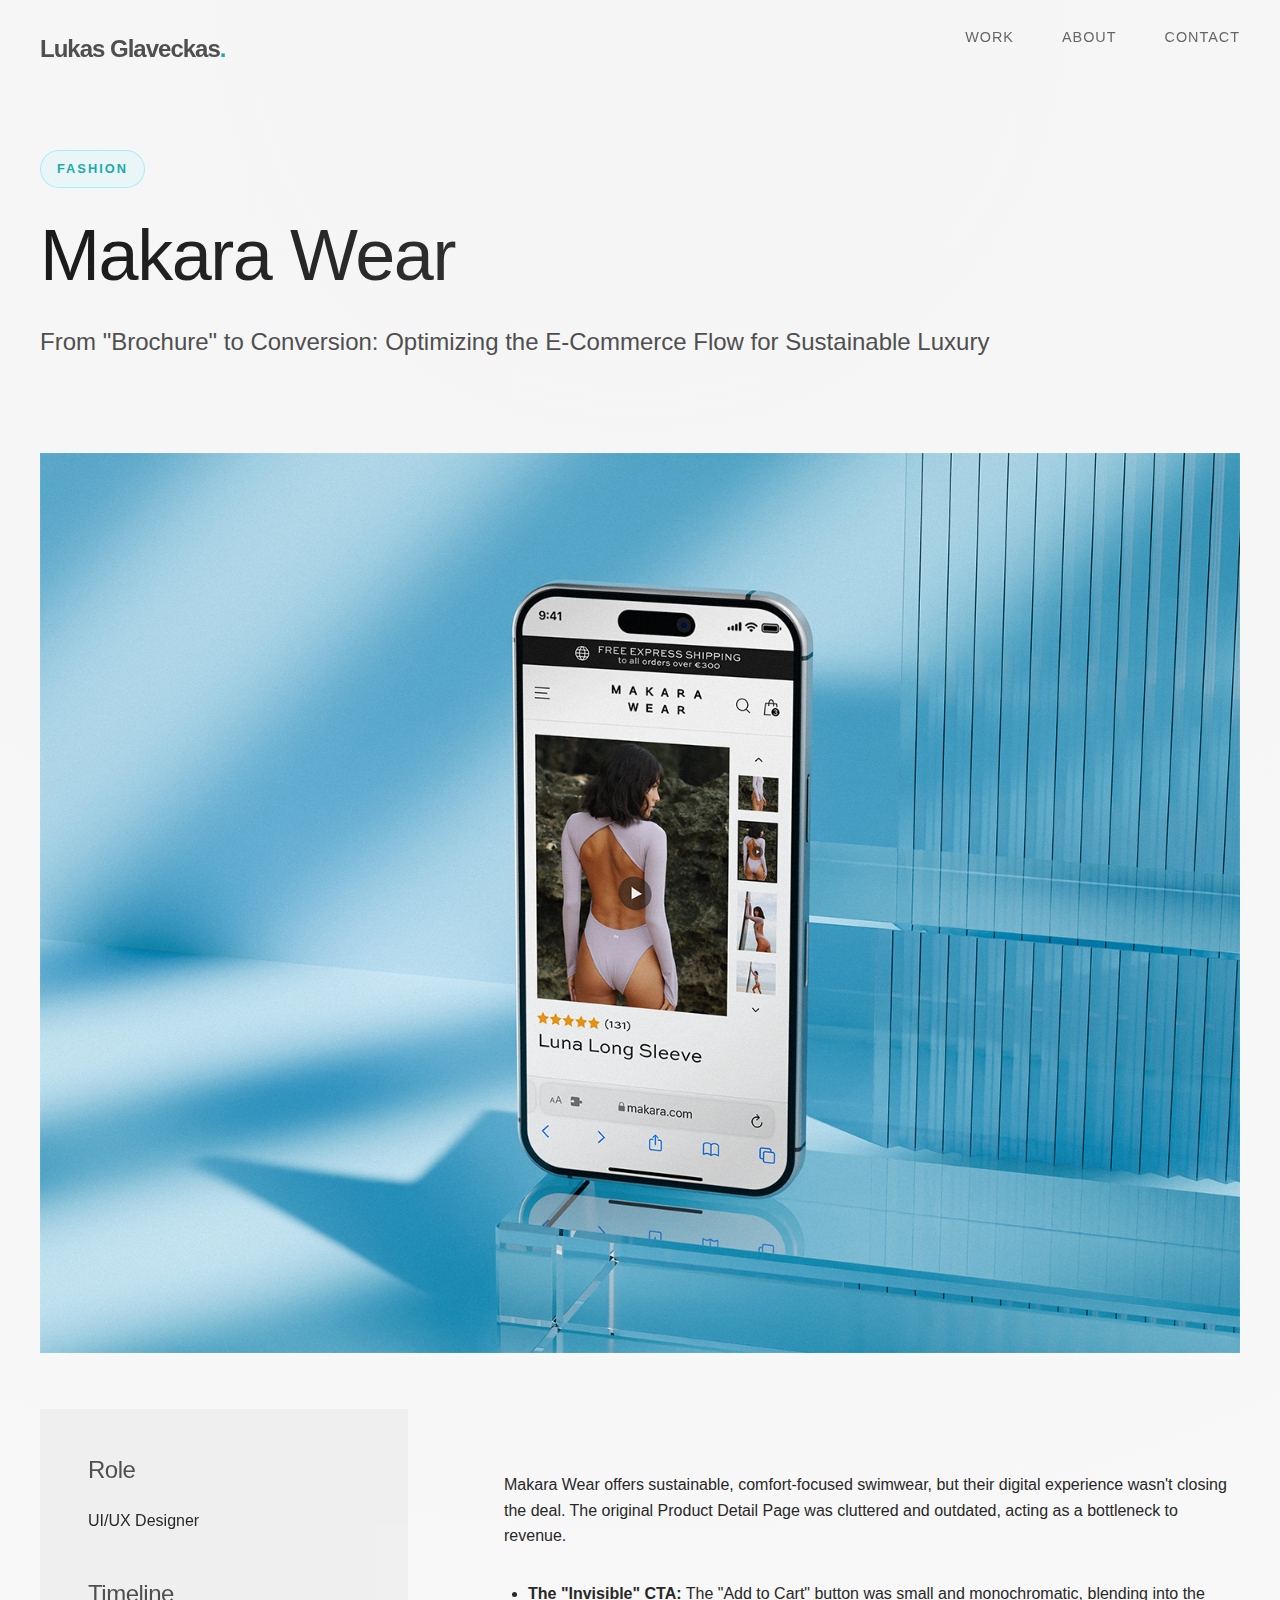
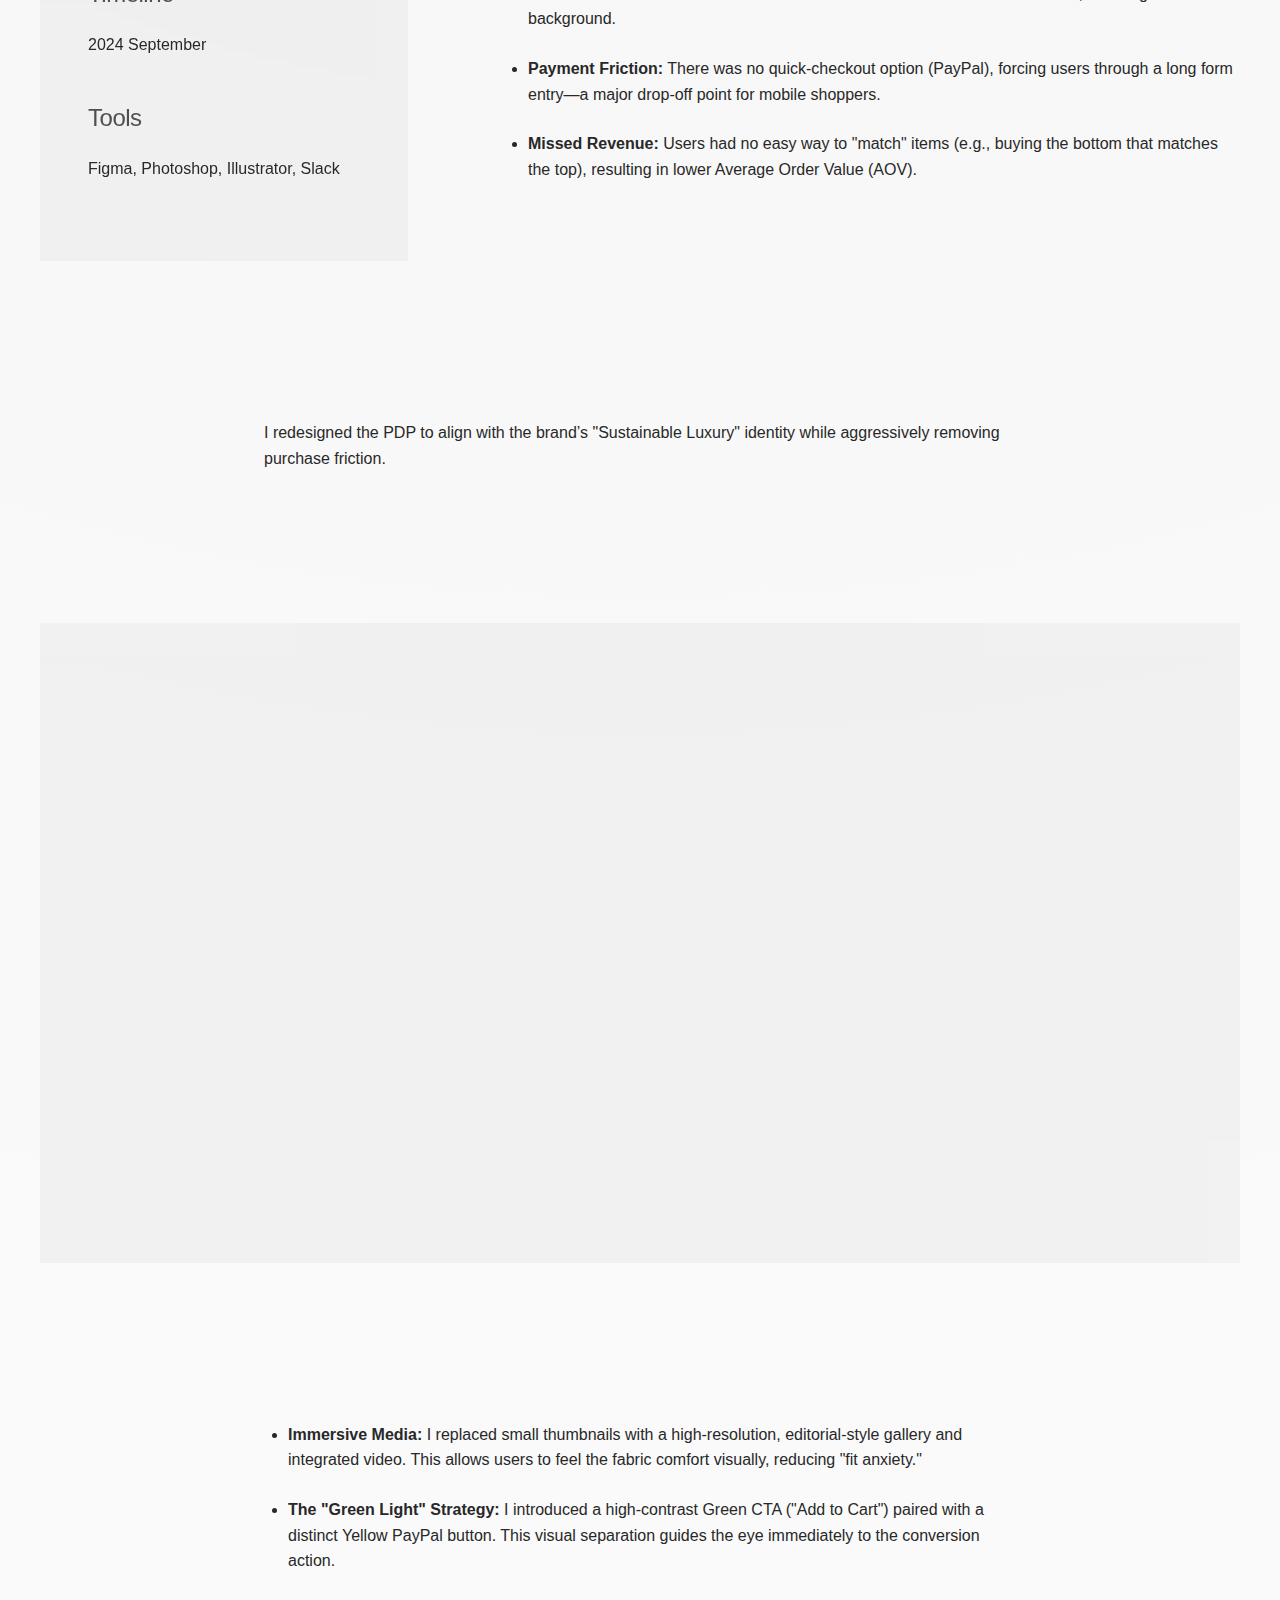
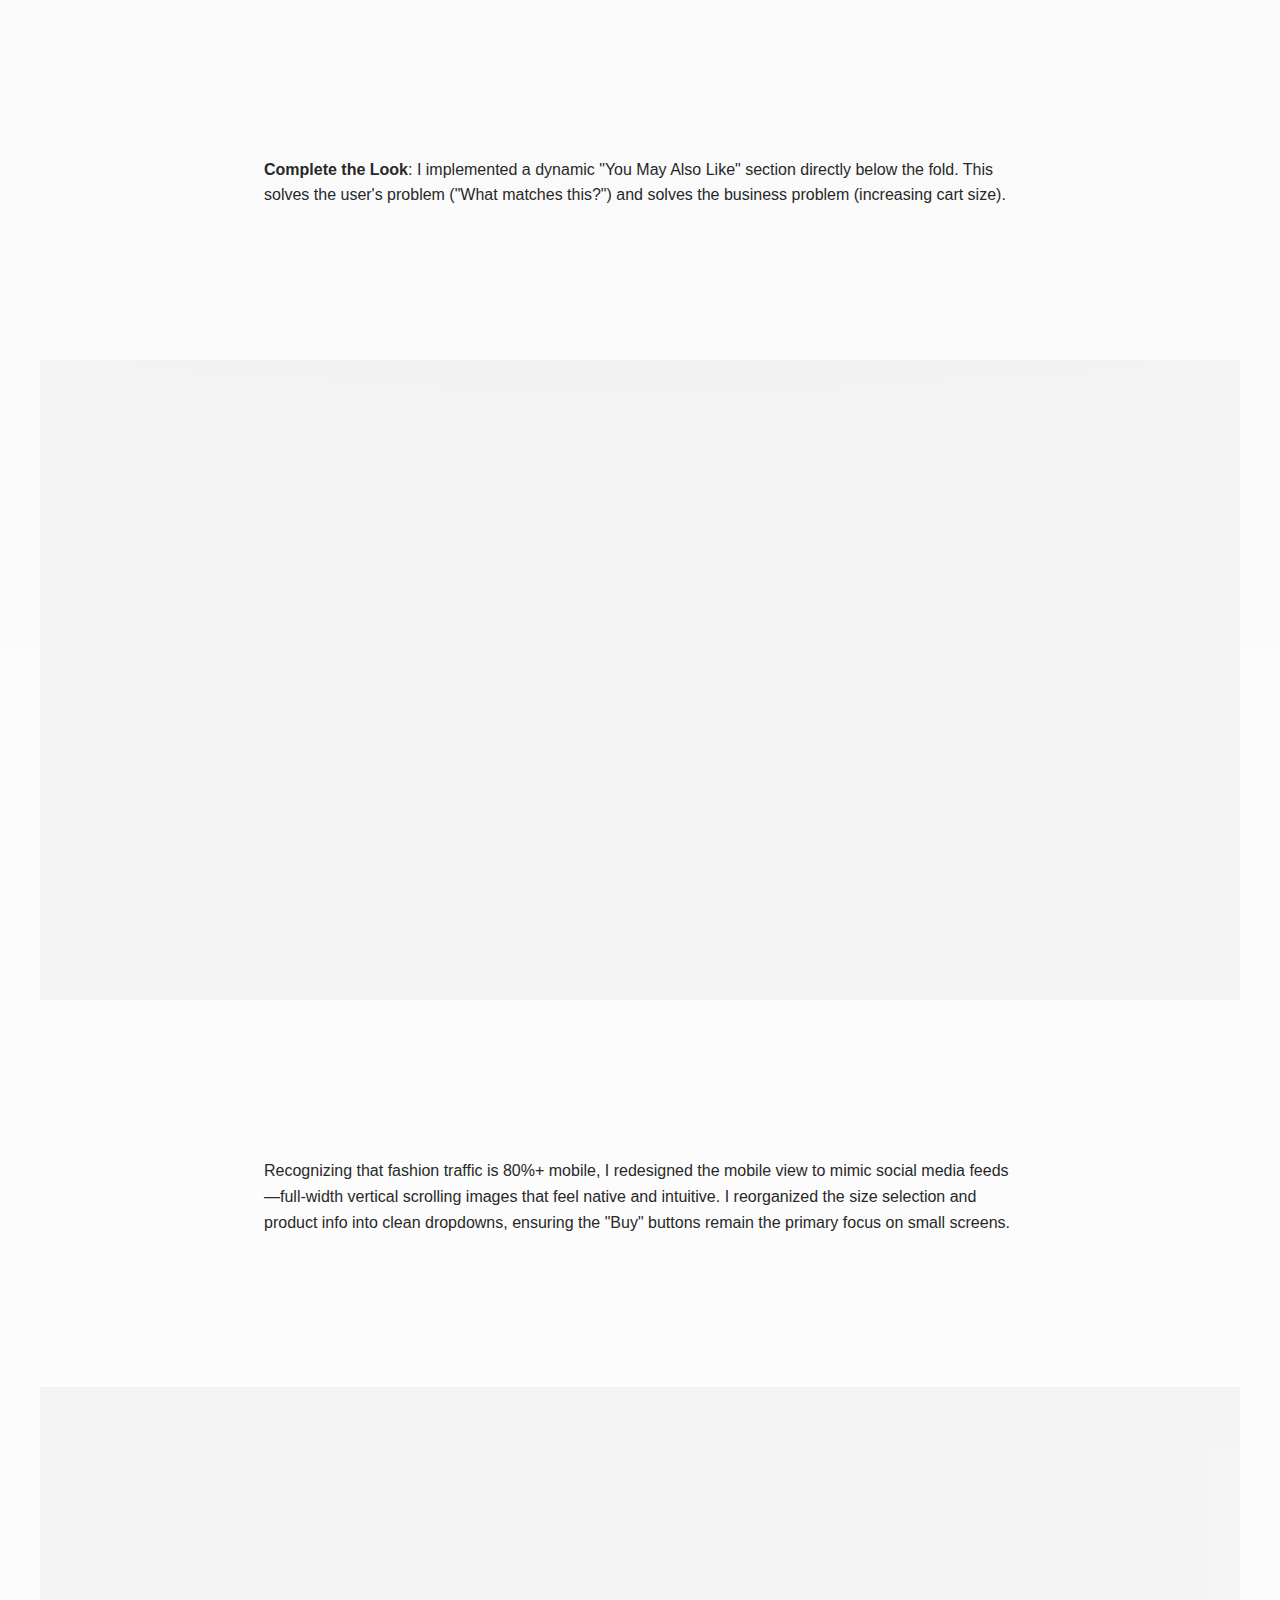
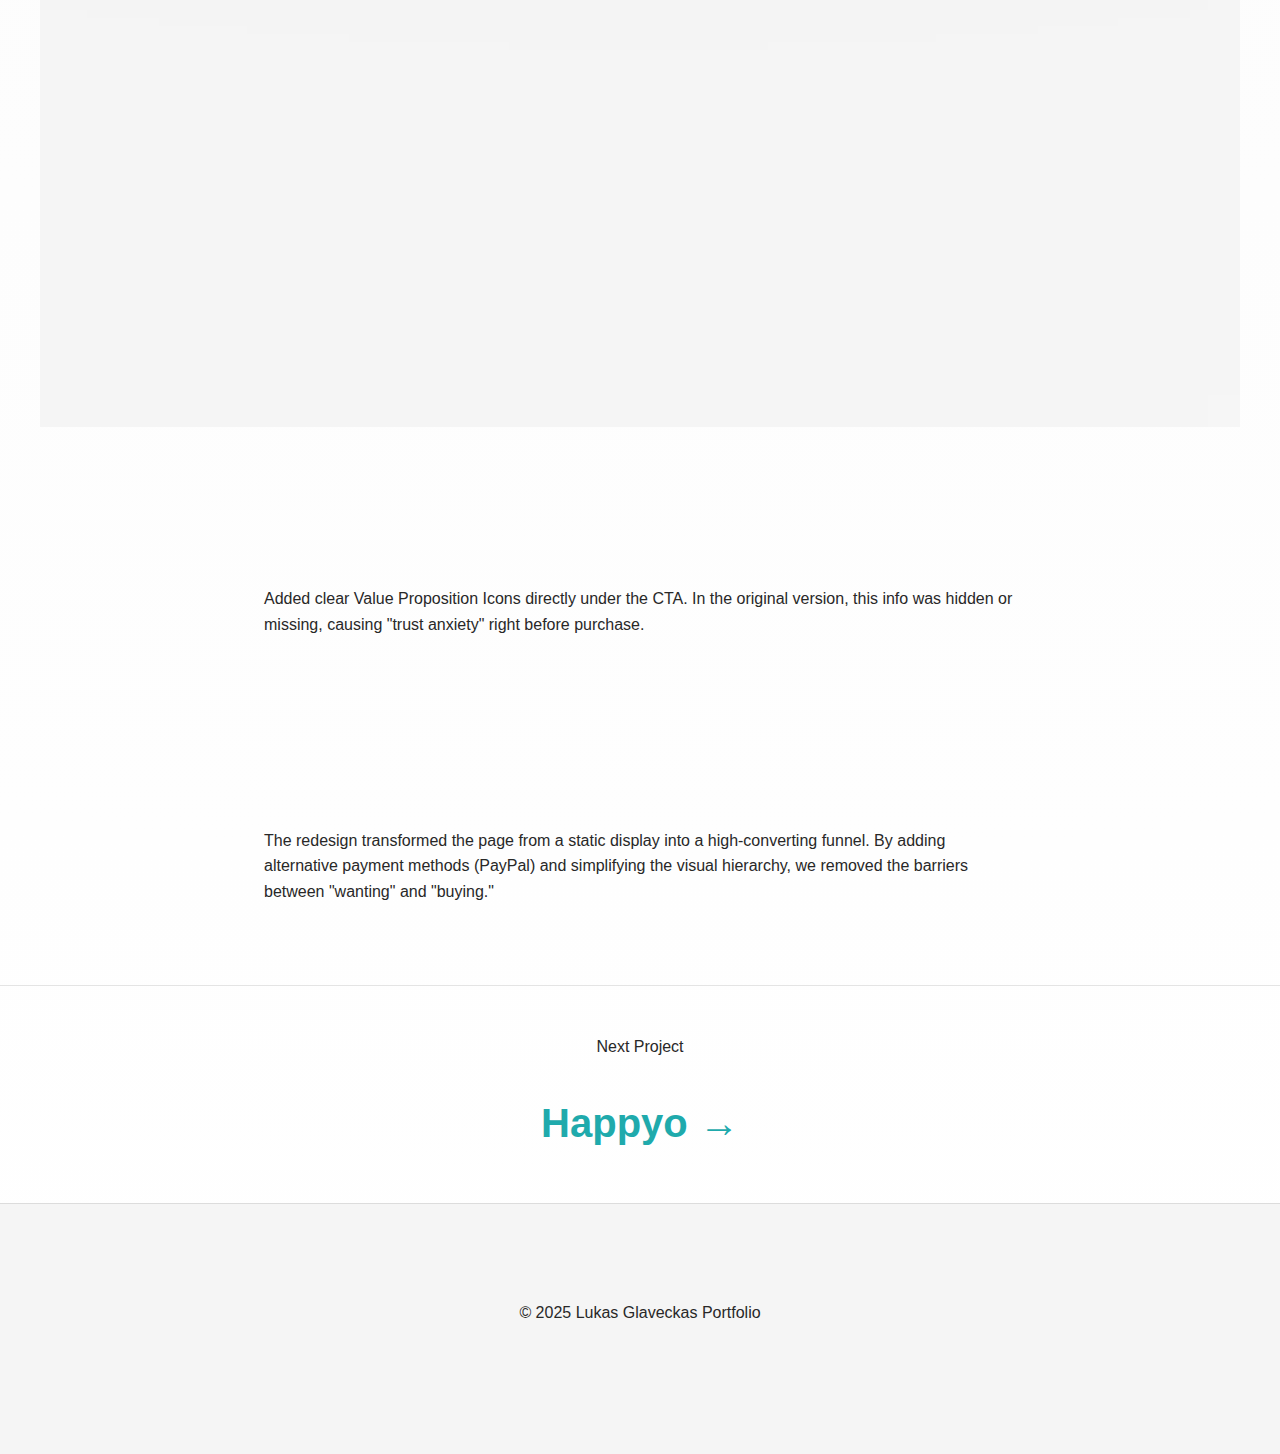
<file: Makara.html>
<!DOCTYPE html>
<html lang="en">

<head>
    <meta charset="UTF-8">
    <meta name="viewport" content="width=device-width, initial-scale=1.0">
    <title>Makara - swimwear brand</title>
    <link rel="preconnect" href="https://fonts.googleapis.com">
    <link rel="preconnect" href="https://fonts.gstatic.com" crossorigin>
    <link href="https://fonts.googleapis.com/css2?family=Inter:wght@300;400;500;600;700;800&display=swap"
        rel="stylesheet">
    <link rel="icon" type="image/svg+xml" href="favicon.svg">
    <link rel="stylesheet" href="style.css">
</head>

<body>
    <!-- Navigation -->
    <nav class="navbar">
        <div class="container nav-container">
            <a href="index.html" class="logo">Lukas Glaveckas<span>.</span></a>
            <div class="menu-toggle" id="mobile-menu">
                <span></span>
                <span></span>
                <span></span>
            </div>
            <ul class="nav-links">
                <li><a href="index.html#work">Work</a></li>
                <li><a href="about.html">About</a></li>
                <li><a href="contact.html">Contact</a></li>
            </ul>
        </div>
    </nav>

    <!-- Project Hero -->
    <header class="section project-hero">
        <div class="container">
            <span class="hero-subtitle">Fashion</span>
            <h1>Makara Wear</h1>
            <p class="project-subtitle">From "Brochure" to Conversion: Optimizing the E-Commerce Flow for Sustainable
                Luxury</p>

            </p>
        </div>
    </header>

    <!-- Project Cover Image -->
    <div class="container">
        <div class="glass project-cover makara-hero" style="padding: 0px; border-radius: 0px;">
            <img src="images/Makara/Phone 3.jpg" alt="Makara Project Cover">
        </div>
    </div>

    <!-- Project Details -->
    <section class="section project-details">
        <div class="container">
            <div class="project-details-grid">
                <div class="project-meta glass">
                    <div class="meta-item">
                        <h3>Role</h3>
                        <p>UI/UX Designer</p>
                    </div>
                    <div class="meta-item">
                        <h3>Timeline</h3>
                        <p>2024 September</p>
                    </div>
                    <div class="meta-item">
                        <h3>Tools</h3>
                        <p>Figma, Photoshop, Illustrator, Slack</p>
                    </div>
                </div>
                <div class="project-content">
                    <h2>The Challenge: High Interest, High Friction</h2>
                    <p>Makara Wear offers sustainable, comfort-focused swimwear, but their digital experience wasn't
                        closing the deal.
                        The original Product Detail Page was cluttered and outdated, acting as a bottleneck to revenue.

                    <ul>
                        <li><strong>The "Invisible" CTA:</strong> The "Add to Cart" button was small and monochromatic,
                            blending into the background.</li>
                        <li><strong>Payment Friction:</strong> There was no quick-checkout option (PayPal), forcing
                            users through a long form entry—a major drop-off point for mobile shoppers.</li>
                        <li><strong>Missed Revenue:</strong> Users had no easy way to "match" items (e.g., buying the
                            bottom that matches the top), resulting in lower Average Order Value (AOV).</li>
                    </ul>
                    </p>
                </div>
            </div>
    </section>

    <!-- Solution Section -->
    <section class="section centered-content-section">
        <div class="container">
        </div>
        <div class="container centered-content-container">
            <h2>The Solution: Designing for Confidence</h2>
            <p>I redesigned the PDP to align with the brand’s "Sustainable Luxury" identity while aggressively removing
                purchase friction.</p>

        </div>
    </section>




    <!-- Onboarding, matching users to the right program Section -->
    <section class="section centered-content-section">
        <div class="container">
            <div class="glass mobile-tall-image">
                <picture>
                    <source media="(max-width: 768px)" srcset="images/Makara/product page .jpg">
                    <img src="images/Makara/product page .jpg" alt="App home screen"
                        style="border-radius: 0px; width: 100%;">
                </picture>
            </div>
        </div>
        <div class="container centered-content-container">
            <h2>Visual Clarity & Hierarchy</h2>
            <ul>
                <li><strong>Immersive Media:</strong> I replaced small thumbnails with a high-resolution,
                    editorial-style gallery and integrated video. This allows users to feel the fabric comfort visually,
                    reducing "fit anxiety."</li>
                <li><strong>The "Green Light" Strategy:</strong> I introduced a high-contrast Green CTA ("Add to Cart")
                    paired with a distinct Yellow PayPal button. This visual separation guides the eye immediately to
                    the conversion action.</li>
            </ul>
    </section>




    <!-- Monetisation Section -->
    <section class="section centered-content-section">

        <div class="container centered-content-container">
            <h2>The Monetization Move (Cross-Selling)</h2>
            <p><strong>Complete the Look</strong>: I implemented a dynamic "You May Also Like" section directly below
                the fold. This solves the user's problem ("What matches this?") and solves the business problem
                (increasing cart size).</p>
    </section>

    <!-- Mobile first Section -->
    <section class="section centered-content-section">
        <div class="container">
            <div class="glass mobile-tall-image">
                <picture>
                    <source media="(max-width: 768px)" srcset="images/Makara/Frame 255.jpg">
                    <img src="images/Makara/Mockup  you may also like.jpg" alt="App home screen"
                        style="border-radius: 0px; width: 100%;">
                </picture>
            </div>
        </div>

        <div class="container centered-content-container">
            <h2>Mobile-First Optimization</h2>
            <p>Recognizing that fashion traffic is 80%+ mobile, I redesigned the mobile view to mimic social media
                feeds—full-width vertical scrolling images that feel native and intuitive.
                I reorganized the size selection and product info into clean dropdowns, ensuring the "Buy" buttons
                remain the primary focus on small screens.</p>
    </section>

    <!-- Mobile first Section -->
    <section class="section centered-content-section">
        <div class="container">
            <div class="glass mobile-tall-image">
                <picture>
                    <source media="(max-width: 768px)" srcset="images/Makara/Frame 256.png">
                    <img src="images/Makara/Frame 256.png" alt="App home screen"
                        style="border-radius: 0px; width: 100%;">
                </picture>
            </div>
        </div>

        <div class="container centered-content-container">
            <h2>Trust & Clarity</h2>
            <p>Added clear Value Proposition Icons directly under the CTA. In the original version,
                this info was hidden or missing, causing "trust anxiety" right before purchase.</p>
    </section>


    <!-- Result Section -->
    <section class="section centered-content-section">

        <div class="container centered-content-container">
            <h2>The Result</h2>
            <p>The redesign transformed the page from a static display into a high-converting funnel. By adding
                alternative payment methods (PayPal) and simplifying the visual hierarchy, we removed the barriers
                between "wanting" and "buying."</p>
    </section>

    <!-- Next Project -->
    <section class="section next-project">
        <div class="container">
            <p>Next Project</p>
            <a href="Happyo.html" class="next-project-link">Happyo
                &rarr;</a>
        </div>
    </section>


    <footer>
        <div class="container">
            <p>&copy; 2025 Lukas Glaveckas Portfolio</p>
        </div>
    </footer>

    <script src="script.js"></script>
</body>

</html
</file>
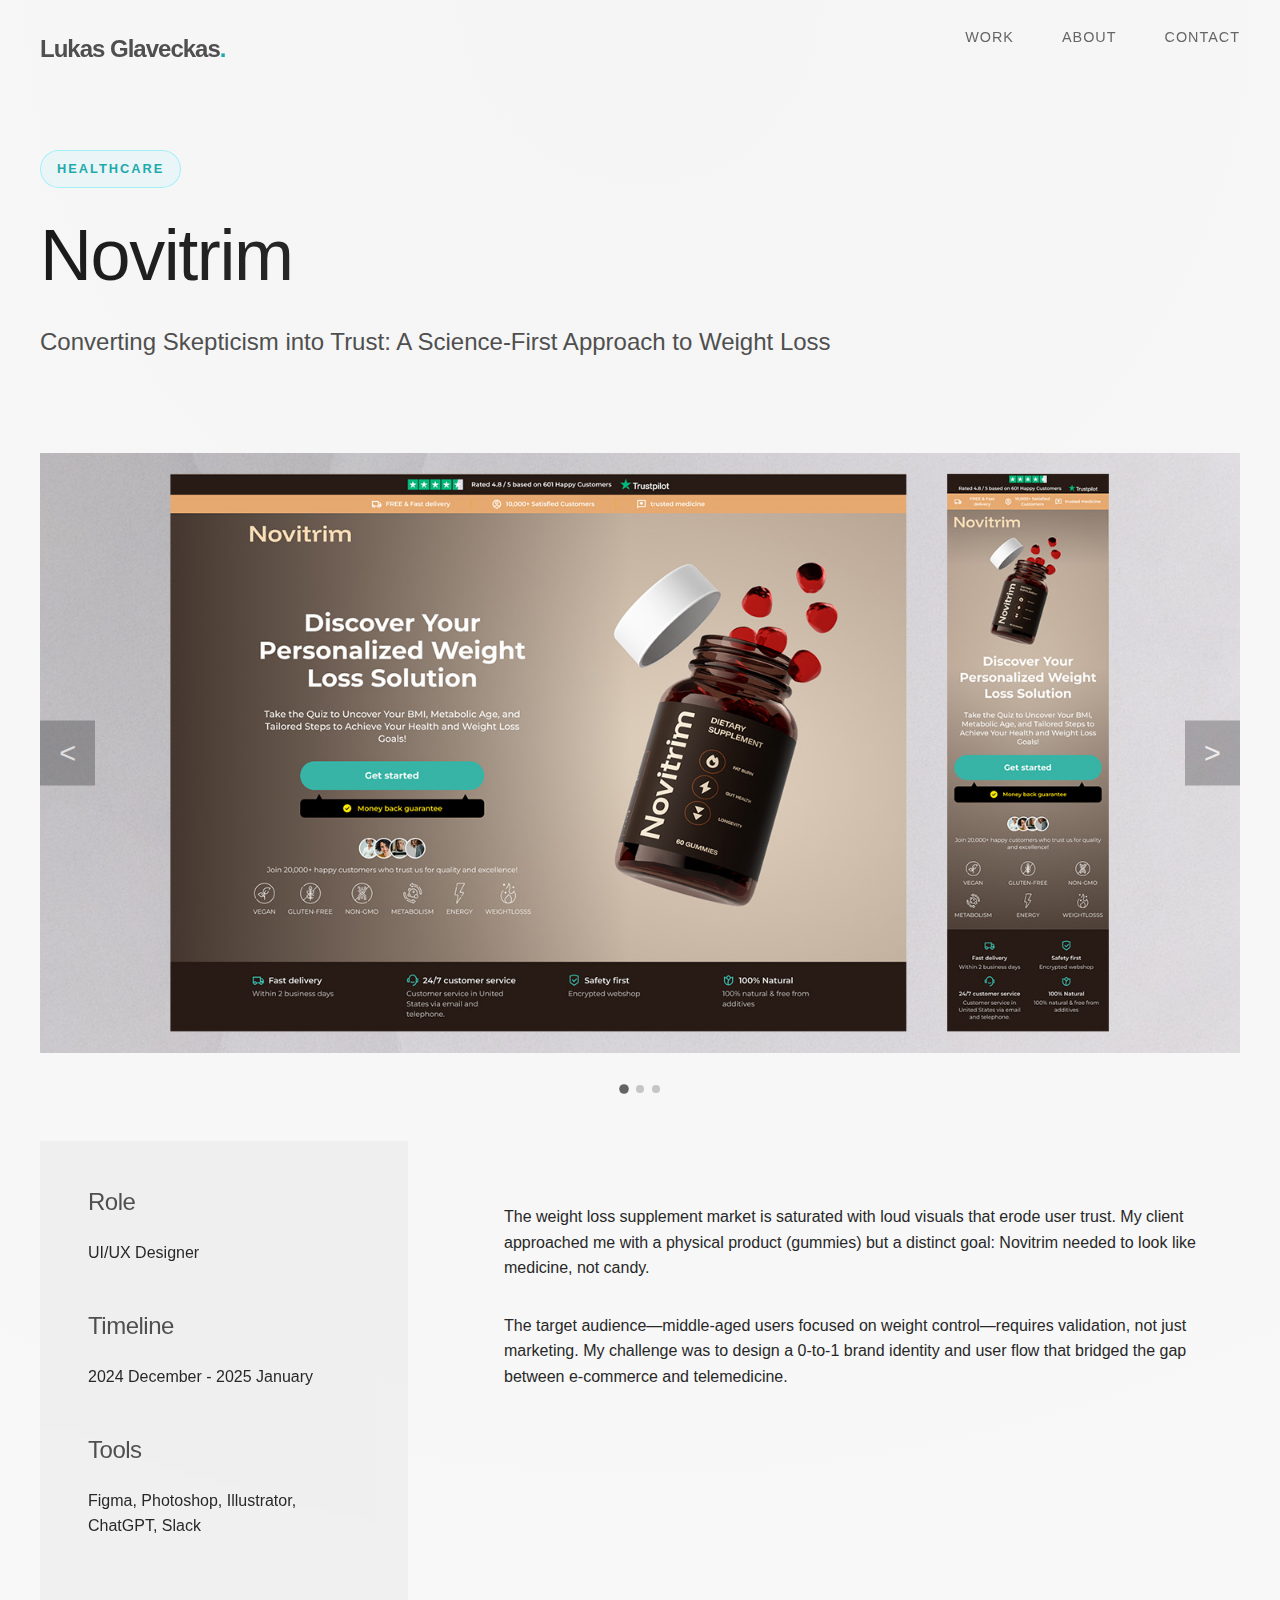
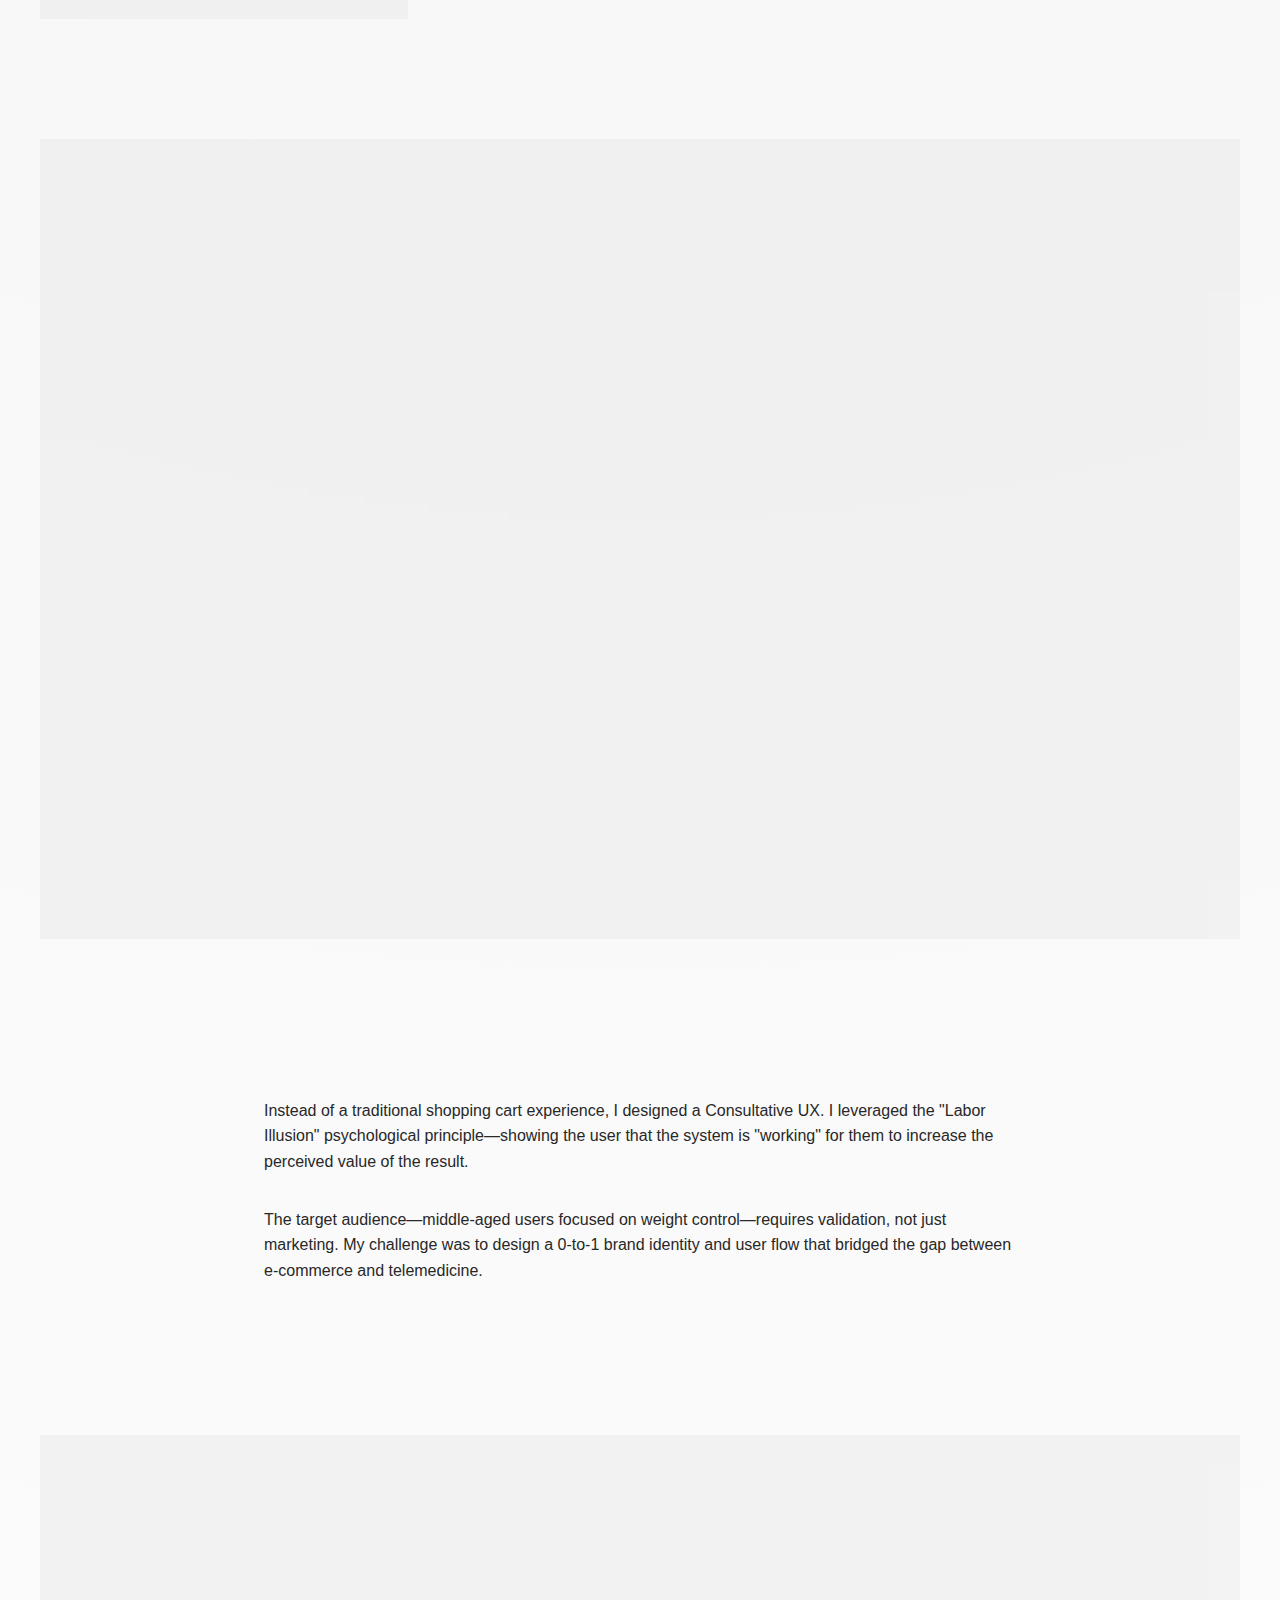
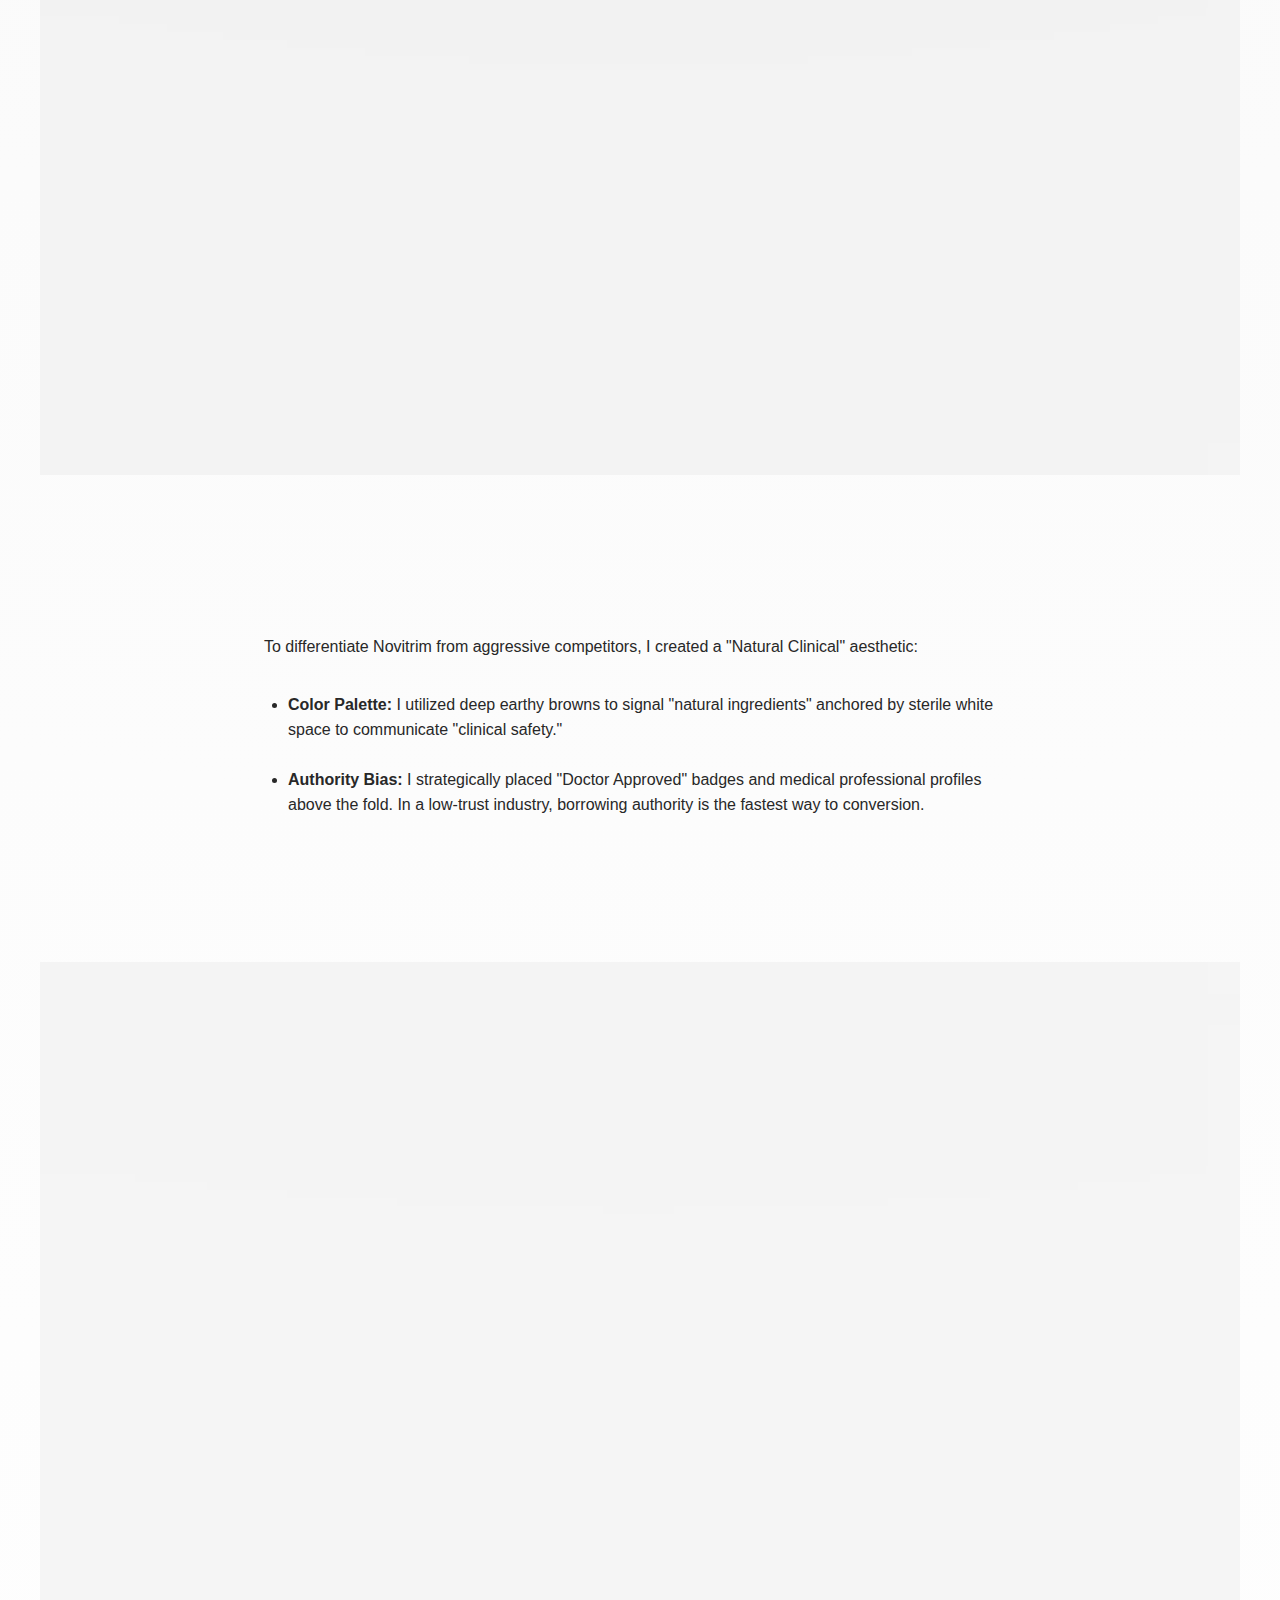
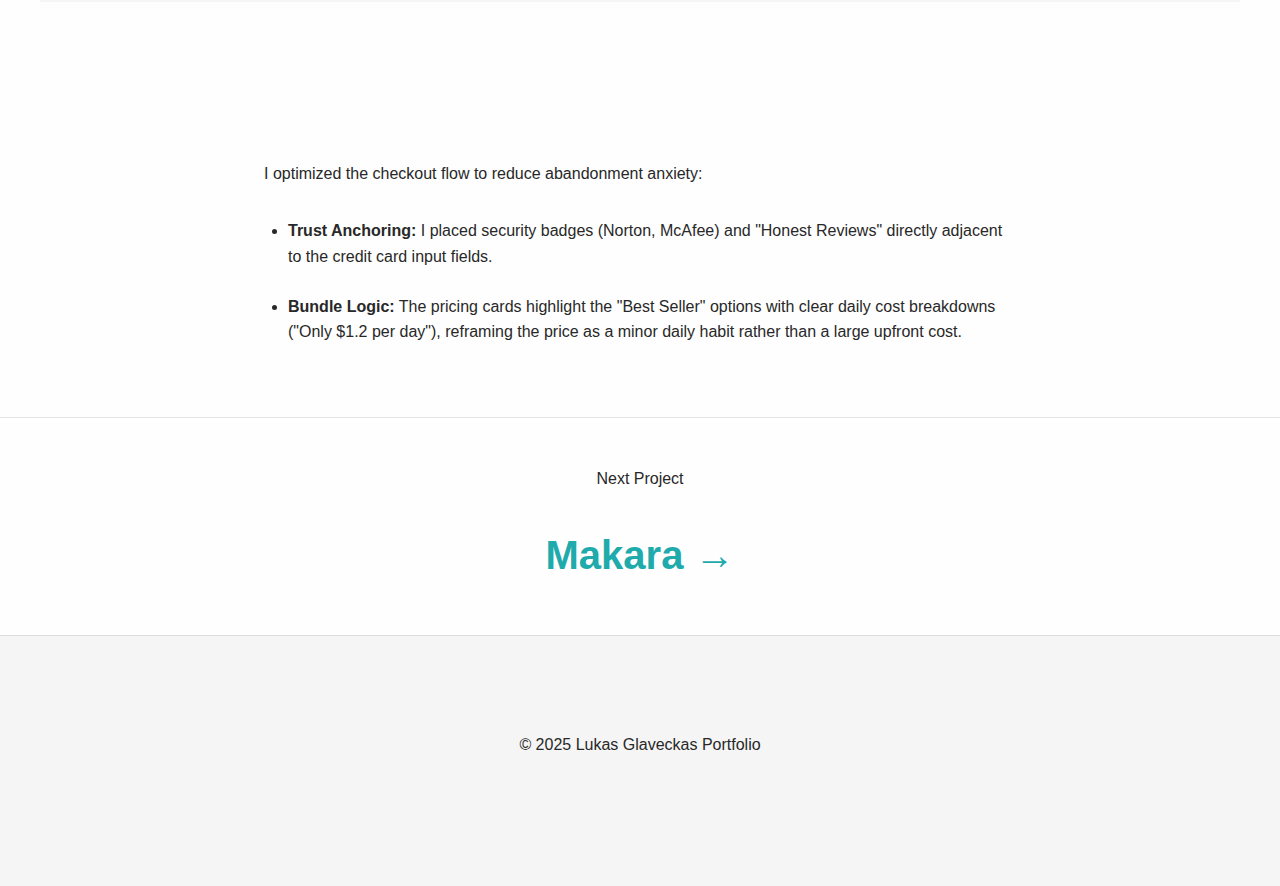
<file: Novitrim.html>
<!DOCTYPE html>
<html lang="en">

<head>
    <meta charset="UTF-8">
    <meta name="viewport" content="width=device-width, initial-scale=1.0">
    <title>Novitrim - weight balance</title>
    <link rel="preconnect" href="https://fonts.googleapis.com">
    <link rel="preconnect" href="https://fonts.gstatic.com" crossorigin>
    <link href="https://fonts.googleapis.com/css2?family=Inter:wght@300;400;500;600;700;800&display=swap"
        rel="stylesheet">
    <link rel="icon" type="image/svg+xml" href="favicon.svg">
    <link rel="stylesheet" href="style.css">
</head>

<body>
    <!-- Navigation -->
    <nav class="navbar">
        <div class="container nav-container">
            <a href="index.html" class="logo">Lukas Glaveckas<span>.</span></a>
            <div class="menu-toggle" id="mobile-menu">
                <span></span>
                <span></span>
                <span></span>
            </div>
            <ul class="nav-links">
                <li><a href="index.html#work">Work</a></li>
                <li><a href="about.html">About</a></li>
                <li><a href="contact.html">Contact</a></li>
            </ul>
        </div>
    </nav>

    <!-- Project Hero -->
    <header class="section project-hero">
        <div class="container">
            <span class="hero-subtitle">Healthcare</span>
            <h1>Novitrim</h1>
            <p class="project-subtitle">Converting Skepticism into Trust: A Science-First Approach to Weight Loss</p>

            </p>
        </div>
    </header>

    <!-- Project Cover Image -->
    <div class="carousel-wrapper">
        <div class="container">
            <div class="glass project-cover carousel-container" style="padding: 0px; border-radius: 0px;">
                <div class="carousel-track">

                    <div class="carousel-slide">
                        <img src="images/Novitrim/Novitrim landing 2.jpg" alt="Project Cover 2">
                    </div>

                    <div class="carousel-slide">
                        <img src="images/Novitrim/Laptop&Desktop Mockup v2.jpg" alt="Project Cover 1">
                    </div>

                    <div class="carousel-slide">
                        <img src="images/Novitrim/mobiles mockup.jpg" alt="Project Cover 2">
                    </div>
                    <!-- Add more slides as needed -->
                </div>

                <button class="carousel-button prev">&lt;</button>
                <button class="carousel-button next">&gt;</button>
            </div>

            <div class="carousel-nav">
                <button class="carousel-indicator current-slide"></button>
                <button class="carousel-indicator"></button>
                <button class="carousel-indicator"></button>
            </div>
        </div>
    </div>

    <!-- Project Details -->
    <section class="section project-details">
        <div class="container">
            <div class="project-details-grid">
                <div class="project-meta glass">
                    <div class="meta-item">
                        <h3>Role</h3>
                        <p>UI/UX Designer</p>
                    </div>
                    <div class="meta-item">
                        <h3>Timeline</h3>
                        <p>2024 December - 2025 January</p>
                    </div>
                    <div class="meta-item">
                        <h3>Tools</h3>
                        <p>Figma, Photoshop, Illustrator, ChatGPT, Slack</p>
                    </div>
                </div>
                <div class="project-content">
                    <h2>The Challenge: Breaking the "Snake Oil" Stigma</h2>
                    <p>The weight loss supplement market is saturated with loud visuals that erode user trust.
                        My client approached me with a physical product (gummies) but a distinct goal: Novitrim needed
                        to look like medicine, not candy.</p>

                    <p>The target audience—middle-aged users focused on weight control—requires validation, not just
                        marketing.
                        My challenge was to design a 0-to-1 brand identity and user flow that bridged the gap between
                        e-commerce
                        and telemedicine.</p>
                </div>
            </div>
    </section>

    <!-- Solution Section -->
    <section class="section centered-content-section">
        <div class="container">
            <div class="glass mobile-tall-image">
                <picture>
                    <source media="(max-width: 768px)" srcset="images/Novitrim/1.jpg">
                    <img src="images/Novitrim/1.jpg" alt="App home screen" style="border-radius: 0px; width: 100%;">
                </picture>
            </div>
        </div>
        <div class="container centered-content-container">
            <h2>The Solution: The "Diagnosis" Pattern</h2>
            <p>Instead of a traditional shopping cart experience, I designed a Consultative UX.
                I leveraged the "Labor Illusion" psychological principle—showing the user that the system is "working"
                for them to increase the perceived value of the result.
            </p>

            <p>The target audience—middle-aged users focused on weight control—requires validation, not just marketing.
                My challenge was to design a 0-to-1 brand identity and user flow that bridged the gap between e-commerce
                and telemedicine.</p>

        </div>
    </section>




    <!-- Onboarding, matching users to the right program Section -->
    <section class="section centered-content-section">
        <div class="container">
            <div class="glass mobile-tall-image">
                <picture>
                    <source media="(max-width: 768px)" srcset="images/Novitrim/reviews2.jpg">
                    <img src="images/Novitrim/reviews2.jpg" alt="App home screen"
                        style="border-radius: 0px; width: 100%;">
                </picture>
            </div>
        </div>
        <div class="container centered-content-container">
            <h2>Visual Strategy: Clinical Warmth</h2>
            <p>To differentiate Novitrim from aggressive competitors, I created a "Natural Clinical" aesthetic:</p>
            <ul>
                <li><strong>Color Palette:</strong> I utilized deep earthy browns to signal "natural ingredients"
                    anchored by sterile white space to communicate "clinical safety."</li>
                <li><strong>Authority Bias:</strong> I strategically placed "Doctor Approved" badges and medical
                    professional profiles above the fold. In a low-trust industry, borrowing authority is the fastest
                    way to conversion.</li>
            </ul>
    </section>




    <!-- Navigation & information architecture Section -->
    <section class="section centered-content-section">
        <div class="container">
            <div class="glass mobile-tall-image">
                <picture>
                    <source media="(max-width: 768px)" srcset="images/Novitrim/checkout_mobile.jpg">
                    <img src="images/Novitrim/checkout2.jpg" alt="App home screen"
                        style="border-radius: 0px; width: 100%;">
                </picture>
            </div>
        </div>

        <div class="container centered-content-container">
            <h2>The "Monetization" Move</h2>
            <p>I optimized the checkout flow to reduce abandonment anxiety:</p>
            <ul>
                <li><strong>Trust Anchoring:</strong> I placed security badges (Norton, McAfee) and "Honest Reviews"
                    directly adjacent to the credit card input fields.</li>
                <li><strong>Bundle Logic:</strong> The pricing cards highlight the "Best Seller"
                    options with clear daily cost breakdowns ("Only $1.2 per day"), reframing the price as a minor daily
                    habit rather than a large upfront cost.</li>
            </ul>
    </section>

    <!-- Next Project -->
    <section class="section next-project">
        <div class="container">
            <p>Next Project</p>
            <a href="#" class="next-project-link">Makara
                &rarr;</a>
        </div>
    </section>


    <footer>
        <div class="container">
            <p>&copy; 2025 Lukas Glaveckas Portfolio</p>
        </div>
    </footer>

    <script src="script.js"></script>
</body>

</html
</file>
<file: style.css>
:root {
    /* Colors - Light Theme */
    --bg-color: #FFFFFF;
    --surface-color: rgba(0, 0, 0, 0.03);
    --surface-hover: rgba(0, 0, 0, 0.08);
    --primary-color: #1faaac;
    /* Vibrant Cyan */
    --primary-glow: rgba(0, 184, 212, 0.4);
    --text-color: #4f4f4f;
    --secondary-text: #282828;
    --border-color: rgba(0, 0, 0, 0.1);

    /* Gradients */
    --gradient-bg: radial-gradient(circle at 50% 0%, #f5f5f5 0%, #FFFFFF 100%);
    --gradient-primary: linear-gradient(135deg, #00E5FF 0%, #00B8D4 100%);

    /* Typography */
    --font-main: 'Montserrat', -apple-system, BlinkMacSystemFont, sans-serif;
    --h1-size: 4.5rem;
    --h2-size: 2.2rem;
    --h3-size: 1.5rem;
    --body-size: 1rem;

    /* Spacing */
    --container-width: 1248px;
    --spacing-sm: 1.5rem;
    --spacing-md: 3rem;
    --spacing-lg: 6rem;
    --spacing-xl: 10rem;

    /* Transitions */
    --transition-fast: 0.2s cubic-bezier(0.4, 0, 0.2, 1);
    --transition-medium: 0.4s cubic-bezier(0.4, 0, 0.2, 1);
    --transition-slow: 0.8s cubic-bezier(0.4, 0, 0.2, 1);
}

* {
    margin: 0;
    padding: 0;
    box-sizing: border-box;
}

body {
    font-family: var(--font-main);
    background-color: var(--bg-color);
    background-image: var(--gradient-bg);
    color: var(--text-color);
    line-height: 1.6;
    overflow-x: hidden;
    min-height: 100vh;
    display: flex;
    flex-direction: column;
}

footer {
    margin-top: auto;
}

a {
    text-decoration: none;
    color: inherit;
    transition: color var(--transition-fast);
}

ul {
    list-style: disc;
    padding-left: 1.5rem;
}

li {
    color: var(--secondary-text);
    font-size: var(--body-size);
    font-weight: 400;
    margin-bottom: 1.5rem;
}

img {
    max-width: 100%;
    display: block;
}

/* Layout Utilities */
.container {
    max-width: var(--container-width);
    margin: 0 auto;
    padding: 0 var(--spacing-sm);
}

.section {
    padding: var(--spacing-md) 0;
    position: relative;
}

/* Glassmorphism Utility */
.glass {
    background: var(--surface-color);
    backdrop-filter: blur(12px);
    -webkit-backdrop-filter: blur(12px);
    border: 0px solid var(--border-color);
}

/* Typography */
h1,
h2 {
    font-weight: 500;
    line-height: 1.1;
    margin-bottom: var(--spacing-sm);
    letter-spacing: -0.02em;
}

h3 {
    font-weight: 400;
    line-height: 1.1;
    margin-bottom: var(--spacing-sm);
    letter-spacing: -0.02em;
}

h1 {
    font-size: var(--h1-size);
    background: linear-gradient(to right, #1a1a1a, #555);
    -webkit-background-clip: text;
    background-clip: text;
    -webkit-text-fill-color: transparent;
    line-height: 1.2;
    overflow: visible;
}

h2 {
    font-size: var(--h2-size);
}

h3 {
    font-size: var(--h3-size);
}

p {
    margin-bottom: 2rem;
    color: var(--secondary-text);
    font-size: var(--body-size);
    font-weight: 400;
}

strong {
    font-weight: 600;
}

/* Buttons */
.btn {
    display: inline-block;
    padding: 16px 32px;
    background: var(--primary-color);
    color: #fff;
    border-radius: 0px;
    font-weight: 600;
    border: 1px solid var(--primary-color);
    cursor: pointer;
    transition: all var(--transition-fast);
    text-transform: uppercase;
    letter-spacing: 1px;
    font-size: 0.9rem;
    position: relative;
    overflow: hidden;
}

.btn:hover {
    background: var(--primary-color);
    color: #fff;
    box-shadow: 0 0 20px var(--primary-glow);
    opacity: 0.7;
}

.btn-outline {
    background: transparent;
    border-color: var(--text-color);
    color: var(--text-color);
}

.btn-outline:hover {
    background: #ececec;
    color: var(--text-color);
    box-shadow: 0 0 20px #fff;
}

/* Navigation */
.navbar {
    padding: var(--spacing-sm) 0;
    position: fixed;
    top: 0;
    left: 0;
    width: 100%;
    z-index: 1000;
    transition: all var(--transition-medium);
}

.navbar.scrolled {
    background: rgba(255, 255, 255, 0.9);
    backdrop-filter: blur(20px);
    border-bottom: 1px solid var(--border-color);
    box-shadow: 0 2px 10px rgba(0, 0, 0, 0.05);
}

.navbar.navbar-hidden {
    transform: translateY(-100%);
}

.nav-container {
    display: flex;
    justify-content: space-between;
    align-items: center;
}

.logo {
    font-size: 1.5rem;
    font-weight: 600;
    color: var(--text-color);
    letter-spacing: -1px;
}

.logo span {
    color: var(--primary-color);
}

.nav-links {
    display: flex;
    gap: var(--spacing-md);
    list-style: none;
    padding-left: 0;
}

.nav-links a {
    font-weight: 500;
    position: relative;
    opacity: 0.7;
    font-size: 0.9rem;
    text-transform: uppercase;
    letter-spacing: 1px;
}

.nav-links a:hover,
.nav-links a.active {
    opacity: 1;
    color: var(--primary-color);
}

.nav-links a::after {
    content: '';
    position: absolute;
    width: 0;
    height: 1px;
    bottom: -4px;
    left: 0;
    background-color: var(--primary-color);
    transition: width var(--transition-fast);
}

.nav-links a:hover::after,
.nav-links a.active::after {
    width: 100%;
}

/* Mobile Menu Toggle */
.menu-toggle {
    display: none;
    flex-direction: column;
    gap: 6px;
    cursor: pointer;
}

.menu-toggle span {
    width: 25px;
    height: 2px;
    background-color: var(--text-color);
    transition: var(--transition-fast);
}

/* Transform burger to X when active */
.menu-toggle.active span:nth-child(1) {
    transform: rotate(45deg) translate(5px, 5px);
}

.menu-toggle.active span:nth-child(2) {
    opacity: 0;
}

.menu-toggle.active span:nth-child(3) {
    transform: rotate(-45deg) translate(7px, -6px);
}

/* Hero Section */
.hero {
    min-height: 100vh;
    display: flex;
    align-items: center;
    justify-content: center;
    position: relative;
    overflow: hidden;
}

.hero::before {
    content: '';
    position: absolute;
    top: -20%;
    right: -10%;
    width: 600px;
    height: 600px;
    background: radial-gradient(circle, var(--primary-glow) 0%, transparent 70%);
    opacity: 0.2;
    filter: blur(60px);
    z-index: 0;
    animation: pulse-glow 15s infinite alternate ease-in-out;
}

.hero-content {
    max-width: 1200px;
    position: relative;
    z-index: 1;
    text-align: center;
}

.hero-subtitle {
    display: inline-block;
    color: var(--primary-color);
    font-weight: 600;
    margin-bottom: var(--spacing-sm);
    letter-spacing: 2px;
    text-transform: uppercase;
    font-size: 0.8rem;
    padding: 8px 16px;
    border: 1px solid rgba(0, 229, 255, 0.3);
    border-radius: 50px;
    background: rgba(0, 229, 255, 0.05);
}

.hero-buttons {
    margin-top: var(--spacing-md);
    display: flex;
    gap: 24px;
    justify-content: center;
    flex-wrap: wrap;
}

.hero-buttons .btn {
    width: 240px;
}

/* Background Animation */
@keyframes float {
    0% {
        transform: translate(0, 0) rotate(0deg);
    }

    33% {
        transform: translate(30px, -50px) rotate(10deg);
    }

    66% {
        transform: translate(-20px, 20px) rotate(-5deg);
    }

    100% {
        transform: translate(0, 0) rotate(0deg);
    }
}

@keyframes pulse-glow {

    0%,
    100% {
        opacity: 0.2;
        transform: scale(1);
    }

    50% {
        opacity: 0.3;
        transform: scale(1.1);
    }
}

/* Projects Grid */
.projects-grid {
    display: grid;
    grid-template-columns: repeat(2, 1fr);
    gap: 4rem;
    margin-top: var(--spacing-lg);
}

.project-card {
    border-radius: 0;
    overflow: hidden;
    transition: transform var(--transition-medium);
    position: relative;
    background: transparent;
}

.project-card:hover {
    transform: translateY(-5px);
}

.project-image {
    width: 100%;
    height: auto;
    aspect-ratio: 4/3;
    object-fit: cover;
    opacity: 1;
    transition: transform var(--transition-medium), opacity var(--transition-medium);
    border-radius: 0px;
}

.project-card:hover .project-image {
    opacity: 0.9;
    transform: scale(1.05);
}

.project-info {
    padding: var(--spacing-sm) 0 0 0;
    position: relative;
    bottom: auto;
    left: auto;
    width: 100%;
    background: transparent;
    backdrop-filter: none;
    transform: none;
    transition: none;
}

.project-card:hover .project-info {
    transform: none;
}

.project-category {
    display: none;
}

.project-title {
    font-size: 1.5rem;
    margin-bottom: 0.75rem;
    color: #1a1a1a;
    background: none;
    -webkit-text-fill-color: #1a1a1a;
    font-weight: 500;
}

.project-excerpt {
    display: none;
}

.project-card:hover .project-excerpt {
    display: none;
}

.project-link {
    font-weight: 500;
    color: var(--primary-color);
    display: inline-flex;
    align-items: center;
    gap: 5px;
    font-size: 1rem;
    text-transform: none;
    letter-spacing: 0;
    text-decoration-line: underline;
    text-underline-offset: 8px;
    opacity: 1;
}

.project-link:hover {
    opacity: 0.7;
}

/* Responsive for projects */
@media (max-width: 768px) {
    .projects-grid {
        grid-template-columns: 1fr;
        gap: 3rem;
    }
}

/* Footer */
footer {
    padding: var(--spacing-lg) 0;
    background-color: #f5f5f5;
    text-align: center;
    margin-top: auto;
    border-top: 1px solid var(--border-color);
}

/* Responsive */
@media (max-width: 768px) {
    :root {
        --h1-size: 2.2rem;
        --h2-size: 1.75rem;
        --h3-size: 1.4rem;
        --spacing-xl: 5rem;
        --p-size: 1rem;

    }

    .container {
        padding: 0 16px;
    }

    .navbar {
        padding: 0.8rem 0;
    }

    .logo {
        font-size: 1.2rem;
    }

    .menu-toggle {
        display: flex;
        position: relative;
        z-index: 1000;
    }

    .hero {
        padding-top: 100px;
        min-height: 90vh;
    }

    .hero-content {
        padding-top: 40px;
        text-align: left;
    }

    .hero-content p {
        font-size: 18px;
    }

    .hero-subtitle-text {
        font-size: 1.25rem !important;
    }

    .hero-buttons {
        justify-content: flex-start;
    }

    .hero-buttons .btn {
        width: 100%;
    }

    .nav-links {
        position: fixed;
        top: 0;
        left: 0;
        width: 100%;
        height: 100vh;
        background-color: rgba(255, 255, 255, 0.98);
        backdrop-filter: blur(20px);
        flex-direction: column;
        justify-content: center;
        align-items: center;
        padding: var(--spacing-md);
        transform: translateY(-100%);
        transition: transform var(--transition-medium);
        z-index: 999;
    }

    .nav-links.active {
        transform: translateY(0);
    }

    .nav-links a {
        font-size: 1.5rem;
    }
}

/* Animations */
@keyframes navLinkFade {
    from {
        opacity: 0;
        transform: translateX(50px);
    }

    to {
        opacity: 1;
        transform: translateX(0);
    }
}

.reveal-on-scroll {
    opacity: 0;
    transform: translateY(30px);
    transition: all 0.8s cubic-bezier(0.5, 0, 0, 1);
}

.reveal-on-scroll.visible {
    opacity: 1;
    transform: translateY(0);
}

/* Staggered delays for children if needed */
.hero-content>*:nth-child(1) {
    transition-delay: 0.1s;
}

.hero-content>*:nth-child(2) {
    transition-delay: 0.2s;
}

.hero-content>*:nth-child(3) {
    transition-delay: 0.3s;
}

.hero-content>*:nth-child(4) {
    transition-delay: 0.4s;
}

/* Project Detail Page Styles */
.project-hero {
    padding-top: 150px;
    padding-bottom: 60px;
}

.project-subtitle {
    font-size: 1.5rem;
    max-width: 1200px;
    color: var(--text-color);
}

.project-details-grid {
    display: grid;
    grid-template-columns: 1fr 2fr;
    gap: var(--spacing-lg);
}

.project-cover {
    width: 100%;
    height: 600px;
    overflow: hidden;
    margin-bottom: 8px;
}

.project-cover img {
    width: 100%;
    height: 100%;
    object-fit: cover;
}

/* Special override for Makara hero image on desktop to prevent cropping */
.project-cover.makara-hero {
    height: auto;
    min-height: auto;
}

.project-cover.makara-hero img {
    height: auto;
    width: 100%;
    object-fit: contain;
}

/* Happyo Hero Image styling */
.project-cover.happyo-hero {
    height: auto;
    min-height: auto;
}

.project-cover.happyo-hero img {
    height: auto;
    width: 100%;
    object-fit: contain;
}

.project-meta {
    padding: var(--spacing-md);
    border-radius: 0px;
    height: fit-content;
}

.meta-item {
    margin-bottom: var(--spacing-md);
}

.meta-item:last-child {
    margin-bottom: 0;
}

/* Reduced section spacing on mobile */
@media (max-width: 768px) {
    .section {
        padding: var(--spacing-md) 0;
    }
}

.next-project {
    border-top: 1px solid var(--border-color);
    text-align: center;
}

.next-project-link {
    font-size: 2.5rem;
    font-weight: 800;
    color: var(--primary-color);
    display: inline-block;
    transition: opacity var(--transition-fast);
}

.next-project-link:hover {
    opacity: 0.7;
}

/* Mobile Responsive Styles for Project Detail Page */
@media (max-width: 768px) {
    .project-hero {
        padding-top: 100px;
        padding-bottom: 40px;
    }

    .project-subtitle {
        font-size: 1.1rem;
    }

    .project-details-grid {
        grid-template-columns: 1fr;
        gap: var(--spacing-md);
    }

    .project-content {
        margin-top: 64px;
    }

    .project-meta {
        padding: var(--spacing-sm);
    }

    .meta-item {
        margin-bottom: var(--spacing-sm);
    }

    .meta-item h3 {
        font-size: 1.2rem;
    }

    .meta-item p {
        font-size: 1rem;
    }

    .next-project-link {
        font-size: 1.75rem;
    }

    .glass img {
        border-radius: 8px;
    }
}

/* Wireframes and Results Grid */
/* Wireframes and Results Grid */
.wireframes-results-grid {
    display: grid;
    grid-template-columns: 1fr 1.5fr;
    gap: var(--spacing-lg);
    margin: 0;
    align-items: center;
}

.wireframes-results-grid.image-left {
    grid-template-columns: 1.5fr 1fr;
}

.wireframes-results-grid .glass {
    height: 100%;
}

.wireframes-results-grid .glass img {
    height: 100%;
    object-fit: cover;
}

/* Reduced height for paywall image on desktop */
@media (min-width: 769px) {
    .wireframes-results-grid .glass.mobile-zoom-paywall {
        height: 700px;
    }
}

.results-section {
    padding: var(--spacing-md) 0;
}

.project-details {
    padding-bottom: var(--spacing-md);
}

.results-content h3 {
    margin-top: 0;


}

/* Mobile tall image default */
.glass.mobile-tall-image {
    padding: 0;
    border-radius: 0;
    width: 100%;
    margin: var(--spacing-sm) 0 var(--spacing-lg) 0;
}

/* Mobile responsive for wireframes-results grid */
@media (max-width: 768px) {

    .wireframes-results-grid,
    .wireframes-results-grid.image-left {
        grid-template-columns: 1fr;
        gap: var(--spacing-md);
    }

    .wireframes-results-grid.image-left .glass {
        order: 2;
    }

    /* Hide carousel arrow buttons on mobile */
    .carousel-button {
        display: none;
    }

    /* Remove container padding for carousel on mobile */
    /* Remove container padding for carousel on mobile */
    .carousel-wrapper .container,
    .image-wrapper .container {
        padding: 0;
    }

    /* Mobile tall image container */
    .glass.mobile-tall-image {
        margin-left: -16px;
        margin-right: -16px;
        width: calc(100% + 32px);
        margin-top: var(--spacing-sm);
        margin-bottom: var(--spacing-sm);
        border-radius: 0;
    }

    .glass.mobile-tall-image img,
    .wireframes-results-grid .glass.mobile-tall-image img {
        height: auto;
        object-fit: cover;
    }

    /* Zoom/Crop Project Cover on Mobile */
    /* Zoom/Crop Project Cover on Mobile */
    .project-cover {
        overflow: hidden;
        height: 332px;
    }

    /* Show full image on mobile - no zoom */
    .project-cover:not(.carousel-container) img {
        width: 100% !important;
        margin-left: 0;
        height: 100%;
        object-fit: cover;
        max-width: 100% !important;
        border-radius: 0;
    }

    /* Keep carousel images normal */
    .project-cover.carousel-container img {
        width: 100% !important;
        margin-left: 0;
        height: 100%;
        object-fit: cover;
        max-width: 100% !important;
        border-radius: 0;
    }

    /* CUSTOM ZOOM FOR PAYWALL IMAGE */
    /* CUSTOM ZOOM FOR PAYWALL IMAGE */
    .mobile-zoom-paywall {
        overflow: hidden;
        height: auto;
        /* Let image define height */
    }

    .mobile-zoom-paywall img {
        /* Reset zoom for usage with specific mobile image */
        width: 100% !important;
        height: auto;
        object-fit: contain;
        margin-left: 0;
        max-width: none !important;
    }
}



/* Centered Content Section */
.centered-content-container {
    max-width: 800px;
    margin: 0 auto;
    text-align: left;
}

/* Carousel Styles */
.carousel-container {
    position: relative;
    /* Inheritance from .project-cover handles height and overflow */
}

.carousel-track {
    padding: 0;
    margin: 0;
    list-style: none;
    position: relative;
    height: 100%;
    width: 100%;
    display: flex;
    transition: transform 0.5s ease-in-out;
}

.carousel-slide {
    min-width: 100%;
    height: 100%;
}

.carousel-slide img {
    width: 100%;
    height: 100%;
    object-fit: cover;
}

/* Carousel Buttons */
.carousel-button {
    position: absolute;
    top: 50%;
    transform: translateY(-50%);
    background: rgba(0, 0, 0, 0.5);
    opacity: 0.5;
    color: white;
    border: none;
    cursor: pointer;
    padding: 1rem 1.2rem;
    z-index: 10;
    font-size: 1.8rem;
    transition: background 0.3s;
}

.carousel-button:hover {
    background: rgba(0, 0, 0, 0.8);
}

.carousel-button.prev {
    left: 0;
    border-radius: 0;
}

.carousel-button.next {
    right: 0;
    border-radius: 0;
}

/* Carousel Nav Indicators */
.carousel-nav {
    position: relative;
    display: flex;
    gap: 8px;
    justify-content: center;
    padding: 0;
    margin-top: 32px;
}

.carousel-indicator {
    border: none;
    width: 8px;
    height: 8px;
    border-radius: 50%;
    background: rgba(0, 0, 0, 0.2);
    cursor: pointer;
    transition: all 0.3s ease;
}

.carousel-indicator.current-slide {
    background: rgba(0, 0, 0, 0.6);
    transform: scale(1.2);
}

/* About Grid Responsive Layout */
.about-grid {
    display: grid;
    grid-template-columns: 1fr 1fr;
    gap: var(--spacing-md);
    align-items: start;
}

.about-grid img {
    width: 100%;
    max-width: 350px;
    /* Limit size on desktop */
    height: auto;
    margin: 0 auto;
    /* Center image if needed */
}

@media (max-width: 768px) {
    .about-grid {
        grid-template-columns: 1fr;
        gap: var(--spacing-md);
    }

    .about-grid img {
        max-width: 250px;
        /* Smaller size on mobile */
    }

    .about-hero {
        padding-top: 64px;
    }
}

/* About Hero Desktop specific */
@media (min-width: 769px) {
    .about-hero {
        padding-top: 150px;
    }
}
</file>
